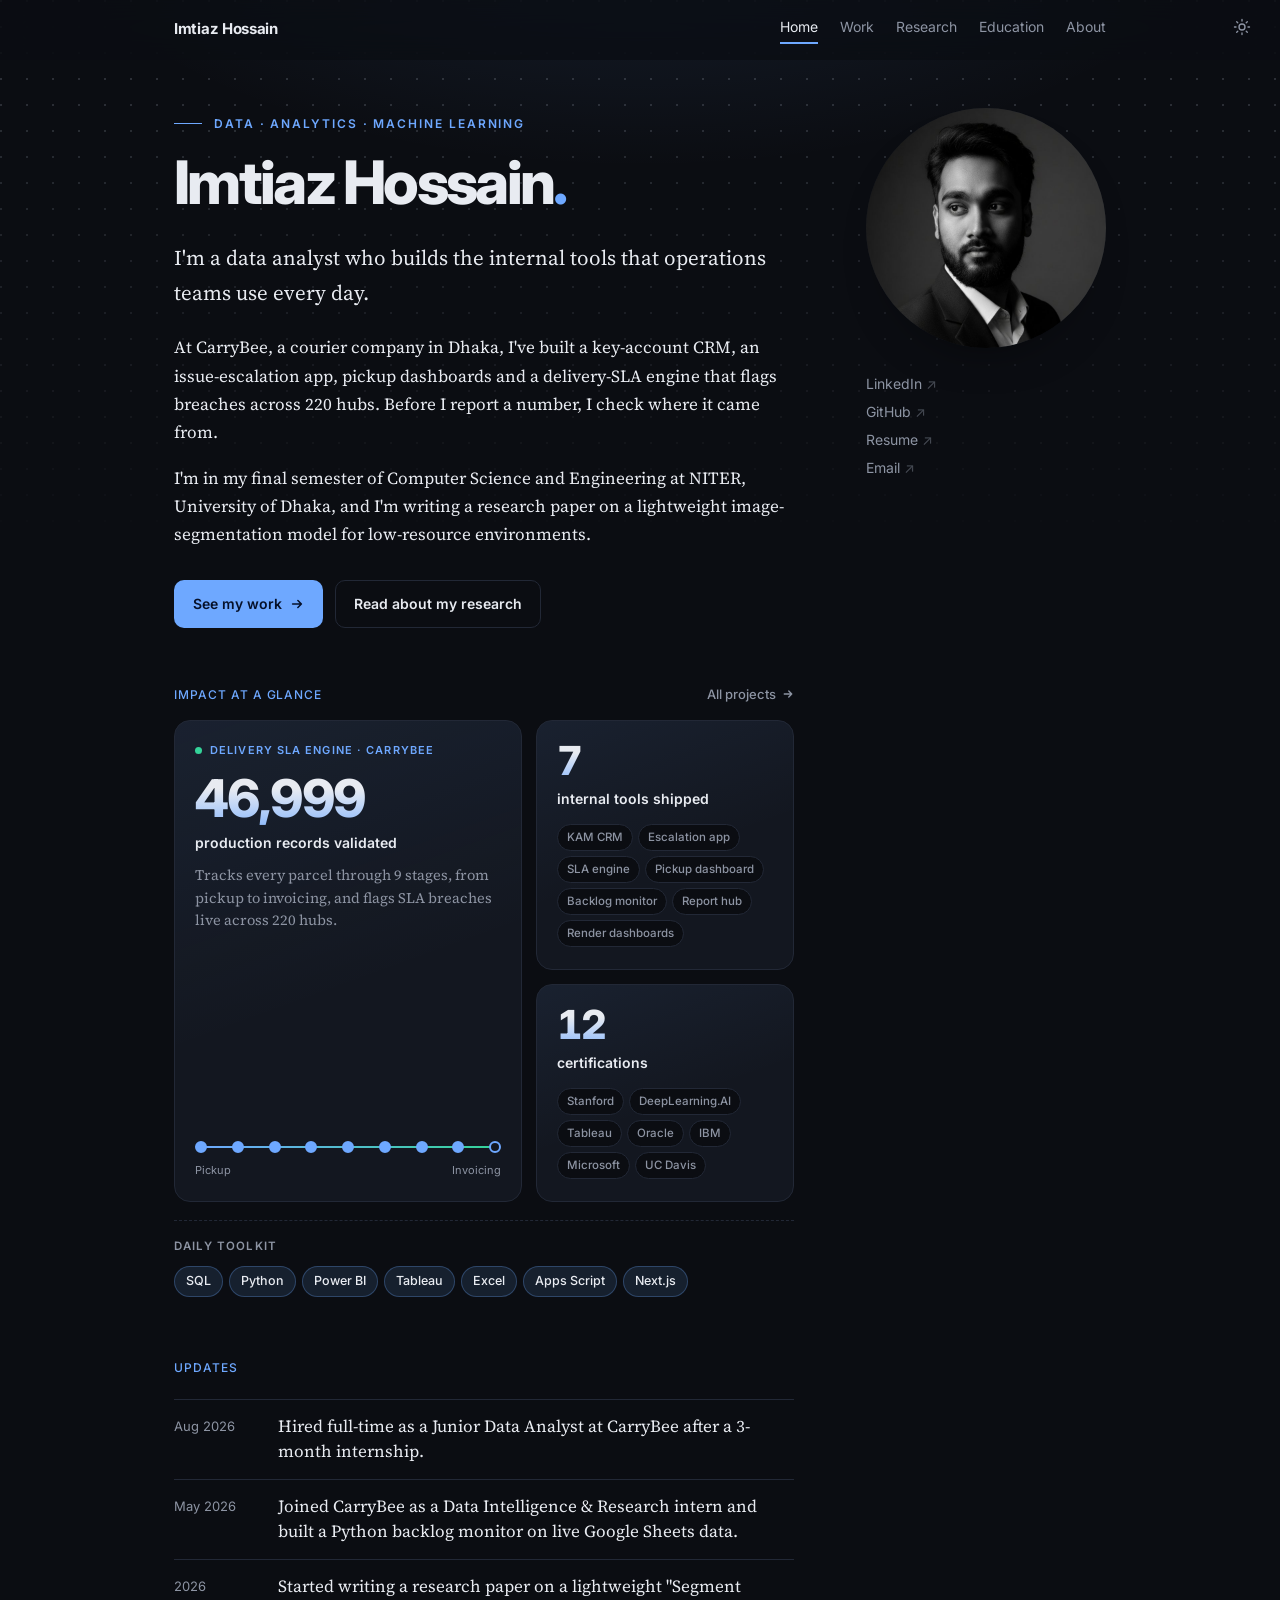
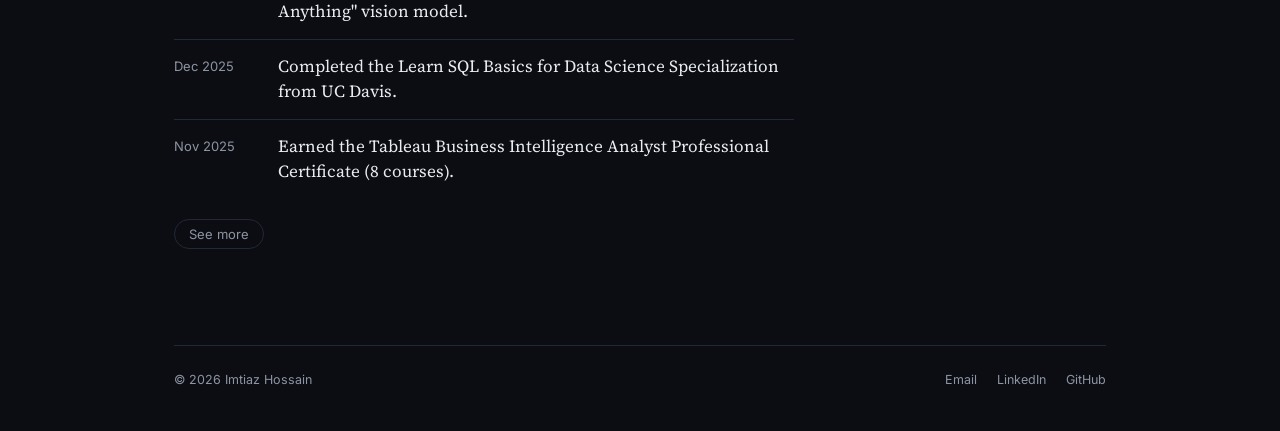
<file: index.html>
<!doctype html>
<html lang="en">
<head>
  <meta charset="utf-8">
  <meta name="viewport" content="width=device-width, initial-scale=1">
  <title>Imtiaz Hossain</title>
  <meta name="description" content="Imtiaz Hossain, data analyst in Dhaka. I build internal data tools, dashboards and SLA engines for courier operations.">
  <link rel="preconnect" href="https://fonts.googleapis.com">
  <link rel="preconnect" href="https://fonts.gstatic.com" crossorigin>
  <link href="https://fonts.googleapis.com/css2?family=Inter:wght@400;500;600;700;800&family=Source+Serif+4:ital,opsz,wght@0,8..60,400;0,8..60,600;1,8..60,400&display=swap" rel="stylesheet">
  <link rel="icon" href="assets/img/favicon.svg" type="image/svg+xml">
  <link rel="stylesheet" href="assets/css/style.css">
  <script>try{var t=localStorage.getItem('theme');if(t)document.documentElement.setAttribute('data-theme',t)}catch(e){}</script>
  <script>document.addEventListener('error',function(e){if(e.target.tagName==='IMG')e.target.classList.add('missing')},true)</script>
</head>
<body>
  <a class="skip" href="#main">Skip to content</a>

  <button class="theme-toggle" type="button" aria-label="Switch to light mode">
    <svg class="i-sun" viewBox="0 0 24 24" width="18" height="18" fill="none" stroke="currentColor" stroke-width="1.8" stroke-linecap="round" aria-hidden="true"><circle cx="12" cy="12" r="4"/><path d="M12 2v2M12 20v2M4.93 4.93l1.41 1.41M17.66 17.66l1.41 1.41M2 12h2M20 12h2M4.93 19.07l1.41-1.41M17.66 6.34l1.41-1.41"/></svg>
    <svg class="i-moon" viewBox="0 0 24 24" width="18" height="18" fill="none" stroke="currentColor" stroke-width="1.8" stroke-linecap="round" aria-hidden="true"><path d="M21 12.8A9 9 0 1 1 11.2 3a7 7 0 0 0 9.8 9.8z"/></svg>
  </button>

  <header class="site-header">
    <div class="site-header-inner">
      <a class="site-name" href="index.html">Imtiaz Hossain</a>
      <nav aria-label="Main">
        <div class="nav-links">
          <a href="index.html" aria-current="page">Home</a>
          <a href="work.html">Work</a>
          <a href="research.html">Research</a>
          <a href="education.html">Education</a>
          <a href="about.html">About</a>
        </div>
      </nav>
    </div>
  </header>

  <main id="main">
    <div class="home">

      <aside class="profile">
        <!-- Save your photo as assets/img/profile.jpg (square works best). Initials show until then. -->
        <div class="media profile-photo initials" data-label="IH">
          <img src="assets/img/profile.jpg" alt="Portrait of Imtiaz Hossain">
        </div>
        <ul class="profile-links">
          <li><a href="https://www.linkedin.com/in/imtiaz-hossain-02744a35b" target="_blank" rel="noopener">LinkedIn</a></li>
          <li><a href="https://github.com/imtiaz707" target="_blank" rel="noopener">GitHub</a></li>
          <li><a href="assets/Imtiaz_Hossain_CV.pdf" target="_blank" rel="noopener">Resume</a></li>
          <li><a href="mailto:epty9851@gmail.com">Email</a></li>
        </ul>
      </aside>

      <div>
        <p class="eyebrow">Data · Analytics · Machine learning</p>
        <h1 class="home-name">Imtiaz Hossain<span class="dot">.</span></h1>

        <div class="bio">
          <p>I'm a data analyst who builds the internal tools that operations teams use every day.</p>
          <p>At CarryBee, a courier company in Dhaka, I've built a key-account CRM, an issue-escalation app, pickup dashboards and a delivery-SLA engine that flags breaches across 220 hubs. Before I report a number, I check where it came from.</p>
          <p>I'm in my final semester of Computer Science and Engineering at NITER, University of Dhaka, and I'm writing a research paper on a lightweight image-segmentation model for low-resource environments.</p>
        </div>

        <div class="home-actions">
          <a class="btn btn-primary" href="work.html">See my work <svg viewBox="0 0 16 16" width="14" height="14" fill="none" stroke="currentColor" stroke-width="1.8" stroke-linecap="round" stroke-linejoin="round" aria-hidden="true"><path d="M3 8h10M9 4l4 4-4 4"/></svg></a>
          <a class="btn btn-ghost" href="research.html">Read about my research</a>
        </div>

        <section class="highlights" aria-labelledby="highlights-title">
          <div class="hl-head">
            <h2 class="section-label" id="highlights-title">Impact at a glance</h2>
            <a class="hl-more" href="work.html">All projects <svg viewBox="0 0 16 16" width="12" height="12" fill="none" stroke="currentColor" stroke-width="1.8" stroke-linecap="round" stroke-linejoin="round" aria-hidden="true"><path d="M3 8h10M9 4l4 4-4 4"/></svg></a>
          </div>

          <div class="bento">
            <!-- Featured card: the SLA engine -->
            <a class="bento-card bento-main" href="work.html">
              <span class="bento-kicker"><span class="live-dot"></span>Delivery SLA Engine · CarryBee</span>
              <span class="bento-num"><span data-count="47052">47,052</span></span>
              <span class="bento-title">production records validated</span>
              <span class="bento-text">Tracks every parcel through 9 stages, from pickup to invoicing, and flags SLA breaches live across 220 hubs.</span>
              <span class="pipeline" aria-hidden="true">
                <span></span><span></span><span></span><span></span><span></span><span></span><span></span><span></span><span></span>
              </span>
              <span class="pipeline-labels" aria-hidden="true"><span>Pickup</span><span>Invoicing</span></span>
            </a>

            <a class="bento-card" href="work.html">
              <span class="bento-num"><span data-count="7">7</span></span>
              <span class="bento-title">internal tools shipped</span>
              <span class="chips" aria-label="Tools built">
                <span>KAM CRM</span><span>Escalation app</span><span>SLA engine</span><span>Pickup dashboard</span><span>Backlog monitor</span><span>Report hub</span><span>Render dashboards</span>
              </span>
            </a>

            <a class="bento-card" href="education.html">
              <span class="bento-num"><span data-count="12">12</span></span>
              <span class="bento-title">certifications</span>
              <span class="chips" aria-label="Issuers">
                <span>Stanford</span><span>DeepLearning.AI</span><span>Tableau</span><span>Oracle</span><span>IBM</span><span>Microsoft</span><span>UC Davis</span>
              </span>
            </a>
          </div>

          <div class="stack">
            <span class="stack-label">Daily toolkit</span>
            <ul>
              <li>SQL</li><li>Python</li><li>Power BI</li><li>Tableau</li><li>Excel</li><li>Apps Script</li><li>Next.js</li>
            </ul>
          </div>
        </section>

        <section class="updates" aria-labelledby="updates-title">
          <h2 class="section-label" id="updates-title">Updates</h2>
          <!-- Newest first. Add new entries at the top. Only the latest 5 show; the rest appear under "See more". -->
          <ul>
            <li><time datetime="2026-08">Aug 2026</time><span>Hired full-time as a Junior Data Analyst at CarryBee after a 3-month internship.</span></li>
            <li><time datetime="2026-05">May 2026</time><span>Joined CarryBee as a Data Intelligence &amp; Research intern and built a Python backlog monitor on live Google Sheets data.</span></li>
            <li><time datetime="2026">2026</time><span>Started writing a research paper on a lightweight "Segment Anything" vision model.</span></li>
            <li><time datetime="2025-12">Dec 2025</time><span>Completed the Learn SQL Basics for Data Science Specialization from UC Davis.</span></li>
            <li><time datetime="2025-11">Nov 2025</time><span>Earned the Tableau Business Intelligence Analyst Professional Certificate (8 courses).</span></li>
            <li><time datetime="2025-10">Oct 2025</time><span>Completed the Machine Learning Specialization by DeepLearning.AI and Stanford.</span></li>
            <li><time datetime="2025-07">Jul 2025</time><span>Became an Oracle Cloud Infrastructure 2025 Certified AI Foundations Associate.</span></li>
            <li><time datetime="2022">2022</time><span>Started my B.Sc. in Computer Science and Engineering at NITER, University of Dhaka.</span></li>
            <li><time datetime="2020">2020</time><span>Completed my HSC at Uttara Model College with GPA 5.00.</span></li>
            <li><time datetime="2018">2018</time><span>Completed my SSC at Feni Govt. Pilot High School with GPA 4.94.</span></li>
          </ul>
          <button class="pill-btn updates-more" type="button" aria-expanded="false" hidden>See more</button>
        </section>
      </div>

    </div>
  </main>

  <footer class="site-footer">
    <span>&copy; <span data-year>2026</span> Imtiaz Hossain</span>
    <nav class="footer-links" aria-label="Contact">
      <a href="mailto:epty9851@gmail.com">Email</a>
      <a href="https://www.linkedin.com/in/imtiaz-hossain-02744a35b" target="_blank" rel="noopener">LinkedIn</a>
      <a href="https://github.com/imtiaz707" target="_blank" rel="noopener">GitHub</a>
    </nav>
  </footer>

  <script src="assets/js/main.js"></script>
</body>
</html>
</file>
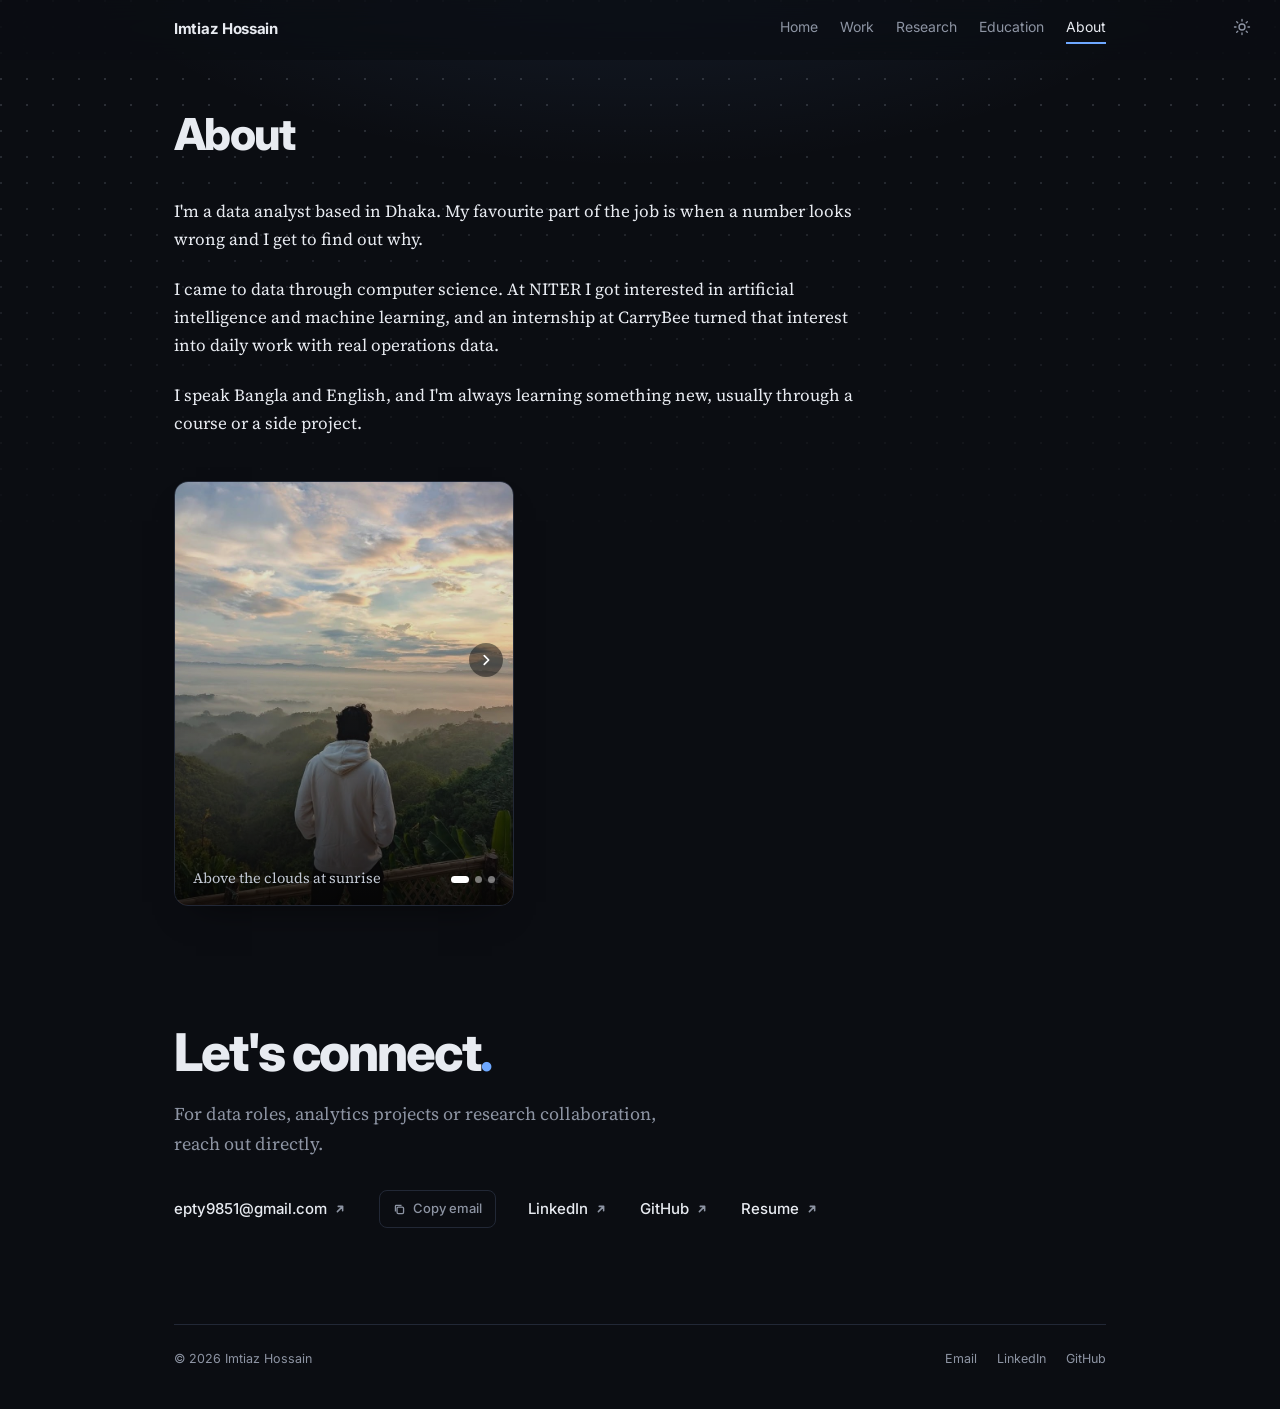
<file: about.html>
<!doctype html>
<html lang="en">
<head>
  <meta charset="utf-8">
  <meta name="viewport" content="width=device-width, initial-scale=1">
  <title>About · Imtiaz Hossain</title>
  <meta name="description" content="About Imtiaz Hossain, and how to get in touch.">
  <link rel="preconnect" href="https://fonts.googleapis.com">
  <link rel="preconnect" href="https://fonts.gstatic.com" crossorigin>
  <link href="https://fonts.googleapis.com/css2?family=Inter:wght@400;500;600;700;800&family=Source+Serif+4:ital,opsz,wght@0,8..60,400;0,8..60,600;1,8..60,400&display=swap" rel="stylesheet">
  <link rel="icon" href="assets/img/favicon.svg" type="image/svg+xml">
  <link rel="stylesheet" href="assets/css/style.css">
  <script>try{var t=localStorage.getItem('theme');if(t)document.documentElement.setAttribute('data-theme',t)}catch(e){}</script>
  <script>document.addEventListener('error',function(e){if(e.target.tagName==='IMG')e.target.classList.add('missing')},true)</script>
</head>
<body>
  <a class="skip" href="#main">Skip to content</a>

  <button class="theme-toggle" type="button" aria-label="Switch to light mode">
    <svg class="i-sun" viewBox="0 0 24 24" width="18" height="18" fill="none" stroke="currentColor" stroke-width="1.8" stroke-linecap="round" aria-hidden="true"><circle cx="12" cy="12" r="4"/><path d="M12 2v2M12 20v2M4.93 4.93l1.41 1.41M17.66 17.66l1.41 1.41M2 12h2M20 12h2M4.93 19.07l1.41-1.41M17.66 6.34l1.41-1.41"/></svg>
    <svg class="i-moon" viewBox="0 0 24 24" width="18" height="18" fill="none" stroke="currentColor" stroke-width="1.8" stroke-linecap="round" aria-hidden="true"><path d="M21 12.8A9 9 0 1 1 11.2 3a7 7 0 0 0 9.8 9.8z"/></svg>
  </button>

  <header class="site-header">
    <div class="site-header-inner">
      <a class="site-name" href="index.html">Imtiaz Hossain</a>
      <nav aria-label="Main">
        <div class="nav-links">
          <a href="index.html">Home</a>
          <a href="work.html">Work</a>
          <a href="research.html">Research</a>
          <a href="education.html">Education</a>
          <a href="about.html" aria-current="page">About</a>
        </div>
      </nav>
    </div>
  </header>

  <main id="main">
    <div class="page about">
      <h1 class="page-title">About</h1>
      <!-- These paragraphs are a draft. Make them sound like you: add hobbies, places, books, anything outside work. -->
      <p>I'm a data analyst based in Dhaka. My favourite part of the job is when a number looks wrong and I get to find out why.</p>
      <p>I came to data through computer science. At NITER I got interested in artificial intelligence and machine learning, and an internship at CarryBee turned that interest into daily work with real operations data.</p>
      <p>I speak Bangla and English, and I'm always learning something new, usually through a course or a side project.</p>

      <!-- Photo slider: save photos as about-1.jpg, about-2.jpg, about-3.jpg in assets/img/about/ and edit each caption.
           The slider stays hidden until at least one photo exists. Delete a <figure> to remove a slide. -->
      <div class="photo-slider about-slider" data-slider data-autoplay="3500">
        <div class="slides">
          <figure class="slide">
            <div class="media"><img src="assets/img/about/about-1.jpg" alt="Imtiaz looking out over misty green hills at sunrise"></div>
            <figcaption>Above the clouds at sunrise</figcaption>
          </figure>
          <figure class="slide">
            <div class="media"><img src="assets/img/about/about-2.jpg" alt="Imtiaz watching the sun set over the hills"></div>
            <figcaption>Sunset over the hills</figcaption>
          </figure>
          <figure class="slide">
            <div class="media"><img src="assets/img/about/about-3.jpg" alt="Imtiaz standing on a wide, quiet beach"></div>
            <figcaption>A quiet morning on the beach</figcaption>
          </figure>
        </div>
        <button class="slide-btn prev" type="button" aria-label="Previous photo"><svg viewBox="0 0 16 16" width="14" height="14" fill="none" stroke="currentColor" stroke-width="2" stroke-linecap="round" stroke-linejoin="round" aria-hidden="true"><path d="M10 3L5 8l5 5"/></svg></button>
        <button class="slide-btn next" type="button" aria-label="Next photo"><svg viewBox="0 0 16 16" width="14" height="14" fill="none" stroke="currentColor" stroke-width="2" stroke-linecap="round" stroke-linejoin="round" aria-hidden="true"><path d="M6 3l5 5-5 5"/></svg></button>
        <div class="slide-dots"></div>
      </div>

      <!-- ===== Let's connect ===== -->
      <section class="connect" aria-labelledby="connect-title">
        <h2 id="connect-title">Let's connect<span class="dot">.</span></h2>
        <p class="connect-lede">For data roles, analytics projects or research collaboration, reach out directly.</p>
        <div class="connect-links">
          <a class="connect-link" href="mailto:epty9851@gmail.com">epty9851@gmail.com <svg viewBox="0 0 16 16" width="14" height="14" fill="none" stroke="currentColor" stroke-width="1.8" stroke-linecap="round" stroke-linejoin="round" aria-hidden="true"><path d="M5 11L11 5M6 5h5v5"/></svg></a>
          <button class="copy-email" type="button" data-email="epty9851@gmail.com"><svg viewBox="0 0 16 16" width="13" height="13" fill="none" stroke="currentColor" stroke-width="1.6" stroke-linejoin="round" aria-hidden="true"><rect x="5" y="5" width="8" height="8" rx="1.5"/><path d="M3 10.5V4a1 1 0 0 1 1-1h6.5"/></svg><span>Copy email</span></button>
          <a class="connect-link" href="https://www.linkedin.com/in/imtiaz-hossain-02744a35b" target="_blank" rel="noopener">LinkedIn <svg viewBox="0 0 16 16" width="14" height="14" fill="none" stroke="currentColor" stroke-width="1.8" stroke-linecap="round" stroke-linejoin="round" aria-hidden="true"><path d="M5 11L11 5M6 5h5v5"/></svg></a>
          <a class="connect-link" href="https://github.com/imtiaz707" target="_blank" rel="noopener">GitHub <svg viewBox="0 0 16 16" width="14" height="14" fill="none" stroke="currentColor" stroke-width="1.8" stroke-linecap="round" stroke-linejoin="round" aria-hidden="true"><path d="M5 11L11 5M6 5h5v5"/></svg></a>
          <a class="connect-link" href="assets/Imtiaz_Hossain_CV.pdf" target="_blank" rel="noopener">Resume <svg viewBox="0 0 16 16" width="14" height="14" fill="none" stroke="currentColor" stroke-width="1.8" stroke-linecap="round" stroke-linejoin="round" aria-hidden="true"><path d="M5 11L11 5M6 5h5v5"/></svg></a>
        </div>
      </section>
    </div>
  </main>

  <footer class="site-footer">
    <span>&copy; <span data-year>2026</span> Imtiaz Hossain</span>
    <nav class="footer-links" aria-label="Contact">
      <a href="mailto:epty9851@gmail.com">Email</a>
      <a href="https://www.linkedin.com/in/imtiaz-hossain-02744a35b" target="_blank" rel="noopener">LinkedIn</a>
      <a href="https://github.com/imtiaz707" target="_blank" rel="noopener">GitHub</a>
    </nav>
  </footer>

  <script src="assets/js/main.js"></script>
</body>
</html>
</file>
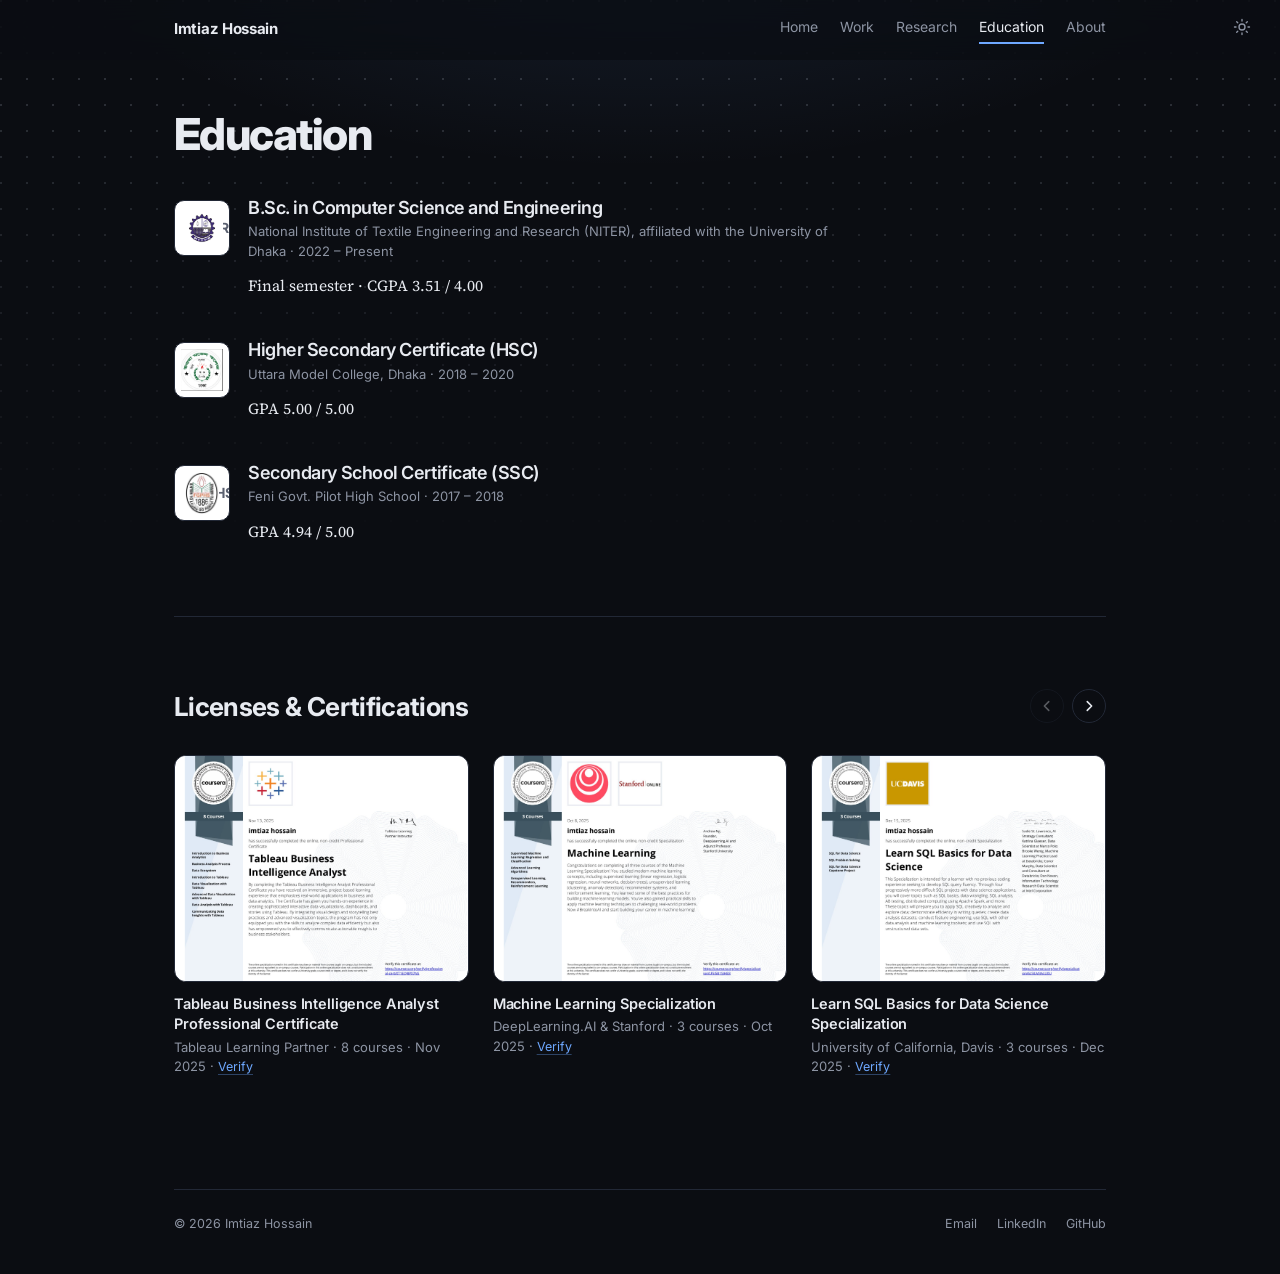
<file: education.html>
<!doctype html>
<html lang="en">
<head>
  <meta charset="utf-8">
  <meta name="viewport" content="width=device-width, initial-scale=1">
  <title>Education · Imtiaz Hossain</title>
  <meta name="description" content="Education and certifications of Imtiaz Hossain.">
  <link rel="preconnect" href="https://fonts.googleapis.com">
  <link rel="preconnect" href="https://fonts.gstatic.com" crossorigin>
  <link href="https://fonts.googleapis.com/css2?family=Inter:wght@400;500;600;700;800&family=Source+Serif+4:ital,opsz,wght@0,8..60,400;0,8..60,600;1,8..60,400&display=swap" rel="stylesheet">
  <link rel="icon" href="assets/img/favicon.svg" type="image/svg+xml">
  <link rel="stylesheet" href="assets/css/style.css">
  <script>try{var t=localStorage.getItem('theme');if(t)document.documentElement.setAttribute('data-theme',t)}catch(e){}</script>
  <script>document.addEventListener('error',function(e){if(e.target.tagName==='IMG')e.target.classList.add('missing')},true)</script>
</head>
<body>
  <a class="skip" href="#main">Skip to content</a>

  <button class="theme-toggle" type="button" aria-label="Switch to light mode">
    <svg class="i-sun" viewBox="0 0 24 24" width="18" height="18" fill="none" stroke="currentColor" stroke-width="1.8" stroke-linecap="round" aria-hidden="true"><circle cx="12" cy="12" r="4"/><path d="M12 2v2M12 20v2M4.93 4.93l1.41 1.41M17.66 17.66l1.41 1.41M2 12h2M20 12h2M4.93 19.07l1.41-1.41M17.66 6.34l1.41-1.41"/></svg>
    <svg class="i-moon" viewBox="0 0 24 24" width="18" height="18" fill="none" stroke="currentColor" stroke-width="1.8" stroke-linecap="round" aria-hidden="true"><path d="M21 12.8A9 9 0 1 1 11.2 3a7 7 0 0 0 9.8 9.8z"/></svg>
  </button>

  <header class="site-header">
    <div class="site-header-inner">
      <a class="site-name" href="index.html">Imtiaz Hossain</a>
      <nav aria-label="Main">
        <div class="nav-links">
          <a href="index.html">Home</a>
          <a href="work.html">Work</a>
          <a href="research.html">Research</a>
          <a href="education.html" aria-current="page">Education</a>
          <a href="about.html">About</a>
        </div>
      </nav>
    </div>
  </header>

  <main id="main">
    <div class="page">
      <h1 class="page-title">Education</h1>

      <!-- ===== Institutions ===== Logos go in assets/img/education/ with the file names below. -->
      <section class="institutions">
        <div class="org">
          <div class="media org-logo" data-label="NITER"><img src="assets/img/education/niter-logo.png" alt="NITER logo"></div>
          <div>
            <h3>B.Sc. in Computer Science and Engineering</h3>
            <p class="meta">National Institute of Textile Engineering and Research (NITER), affiliated with the University of Dhaka · 2022 – Present</p>
            <p class="org-detail">Final semester · CGPA 3.51 / 4.00</p>
          </div>
        </div>
        <div class="org">
          <div class="media org-logo" data-label="UMC"><img src="assets/img/education/uttara-logo.png" alt="Uttara Model College logo"></div>
          <div>
            <h3>Higher Secondary Certificate (HSC)</h3>
            <p class="meta">Uttara Model College, Dhaka · 2018 – 2020</p>
            <p class="org-detail">GPA 5.00 / 5.00</p>
          </div>
        </div>
        <div class="org">
          <div class="media org-logo" data-label="FGPHS"><img src="assets/img/education/feni-logo.png" alt="Feni Govt. Pilot High School logo"></div>
          <div>
            <h3>Secondary School Certificate (SSC)</h3>
            <p class="meta">Feni Govt. Pilot High School · 2017 – 2018</p>
            <p class="org-detail">GPA 4.94 / 5.00</p>
          </div>
        </div>
      </section>

      <hr class="rule">

      <!-- ===== Certifications =====
           Save each certificate image in assets/img/certificates/ with the file name below. Clicking opens it full size.
           To add a "Verify" link, add <a href="CERT_URL" target="_blank" rel="noopener">Verify</a> after the issuer. -->
      <section class="education-certs" aria-labelledby="certs">
        <div class="section-head">
          <h2 id="certs">Licenses &amp; Certifications</h2>
          <div class="carousel-controls">
            <button class="carousel-btn" type="button" data-dir="-1" aria-label="Previous certificates"><svg viewBox="0 0 16 16" width="14" height="14" fill="none" stroke="currentColor" stroke-width="1.8" stroke-linecap="round" stroke-linejoin="round" aria-hidden="true"><path d="M10 3L5 8l5 5"/></svg></button>
            <button class="carousel-btn" type="button" data-dir="1" aria-label="Next certificates"><svg viewBox="0 0 16 16" width="14" height="14" fill="none" stroke="currentColor" stroke-width="1.8" stroke-linecap="round" stroke-linejoin="round" aria-hidden="true"><path d="M6 3l5 5-5 5"/></svg></button>
          </div>
        </div>

        <div class="carousel" data-autoplay="3000" tabindex="0" aria-label="Certificates">
          <figure class="cert">
            <a class="media" data-label="Certificate image" href="assets/img/certificates/tableau-bi-analyst.jpg" target="_blank" rel="noopener"><img src="assets/img/certificates/tableau-bi-analyst.jpg" alt="Tableau Business Intelligence Analyst Professional Certificate" loading="lazy"></a>
            <figcaption><strong>Tableau Business Intelligence Analyst Professional Certificate</strong><span class="meta">Tableau Learning Partner · 8 courses · Nov 2025 · <a href="https://coursera.org/verify/professional-cert/XT1EOJ8PX7NS" target="_blank" rel="noopener">Verify</a></span></figcaption>
          </figure>
          <figure class="cert">
            <a class="media" data-label="Certificate image" href="assets/img/certificates/ml-specialization.jpg" target="_blank" rel="noopener"><img src="assets/img/certificates/ml-specialization.jpg" alt="Machine Learning Specialization certificate" loading="lazy"></a>
            <figcaption><strong>Machine Learning Specialization</strong><span class="meta">DeepLearning.AI &amp; Stanford · 3 courses · Oct 2025 · <a href="https://coursera.org/verify/specialization/LF5I5B15IHB3" target="_blank" rel="noopener">Verify</a></span></figcaption>
          </figure>
          <figure class="cert">
            <a class="media" data-label="Certificate image" href="assets/img/certificates/sql-specialization.jpg" target="_blank" rel="noopener"><img src="assets/img/certificates/sql-specialization.jpg" alt="Learn SQL Basics for Data Science Specialization certificate" loading="lazy"></a>
            <figcaption><strong>Learn SQL Basics for Data Science Specialization</strong><span class="meta">University of California, Davis · 3 courses · Dec 2025 · <a href="https://coursera.org/verify/specialization/6L5ILM3ALU0U" target="_blank" rel="noopener">Verify</a></span></figcaption>
          </figure>
          <figure class="cert">
            <a class="media" data-label="Certificate image" href="assets/img/certificates/oracle-oci-ai-foundations.jpg" target="_blank" rel="noopener"><img src="assets/img/certificates/oracle-oci-ai-foundations.jpg" alt="Oracle Cloud Infrastructure 2025 Certified AI Foundations Associate certificate" loading="lazy"></a>
            <figcaption><strong>OCI 2025 Certified AI Foundations Associate</strong><span class="meta">Oracle · Jul 2025</span></figcaption>
          </figure>
          <figure class="cert">
            <a class="media" data-label="Certificate image" href="assets/img/certificates/power-bi.jpg" target="_blank" rel="noopener"><img src="assets/img/certificates/power-bi.jpg" alt="Microsoft Power BI course certificate" loading="lazy"></a>
            <figcaption><strong>Microsoft Power BI</strong><span class="meta">Skill Course · Dec 2025</span></figcaption>
          </figure>
          <figure class="cert">
            <a class="media" data-label="Certificate image" href="assets/img/certificates/statistics-clustering-python.jpg" target="_blank" rel="noopener"><img src="assets/img/certificates/statistics-clustering-python.jpg" alt="Statistics and Clustering in Python certificate" loading="lazy"></a>
            <figcaption><strong>Statistics and Clustering in Python</strong><span class="meta">University of London &amp; IBM · Aug 2025 · <a href="https://coursera.org/verify/GVVZ4VF076K6" target="_blank" rel="noopener">Verify</a></span></figcaption>
          </figure>
          <figure class="cert">
            <a class="media" data-label="Certificate image" href="assets/img/certificates/python-data-science-ai.jpg" target="_blank" rel="noopener"><img src="assets/img/certificates/python-data-science-ai.jpg" alt="Python for Data Science, AI and Development certificate" loading="lazy"></a>
            <figcaption><strong>Python for Data Science, AI &amp; Development</strong><span class="meta">IBM · Jul 2025 · <a href="https://coursera.org/verify/Q2M7GJR7CSLI" target="_blank" rel="noopener">Verify</a></span></figcaption>
          </figure>
          <figure class="cert">
            <a class="media" data-label="Certificate image" href="assets/img/certificates/excel-data-prep.jpg" target="_blank" rel="noopener"><img src="assets/img/certificates/excel-data-prep.jpg" alt="Preparing Data for Analysis with Microsoft Excel certificate" loading="lazy"></a>
            <figcaption><strong>Preparing Data for Analysis with Microsoft Excel</strong><span class="meta">Microsoft · Dec 2025 · <a href="https://coursera.org/verify/F8FAHB8FNAY1" target="_blank" rel="noopener">Verify</a></span></figcaption>
          </figure>
          <figure class="cert">
            <a class="media" data-label="Certificate image" href="assets/img/certificates/tools-for-data-science.jpg" target="_blank" rel="noopener"><img src="assets/img/certificates/tools-for-data-science.jpg" alt="Tools for Data Science certificate" loading="lazy"></a>
            <figcaption><strong>Tools for Data Science</strong><span class="meta">IBM · Jul 2025 · <a href="https://coursera.org/verify/BU51FBRARAPS" target="_blank" rel="noopener">Verify</a></span></figcaption>
          </figure>
          <figure class="cert">
            <a class="media" data-label="Certificate image" href="assets/img/certificates/what-is-data-science.jpg" target="_blank" rel="noopener"><img src="assets/img/certificates/what-is-data-science.jpg" alt="What is Data Science? certificate" loading="lazy"></a>
            <figcaption><strong>What is Data Science?</strong><span class="meta">IBM · Jul 2025 · <a href="https://coursera.org/verify/H2ZNXX02MAZO" target="_blank" rel="noopener">Verify</a></span></figcaption>
          </figure>
          <figure class="cert">
            <a class="media" data-label="Certificate image" href="assets/img/certificates/data-science-profession.jpg" target="_blank" rel="noopener"><img src="assets/img/certificates/data-science-profession.jpg" alt="The Data Science Profession – Student View certificate" loading="lazy"></a>
            <figcaption><strong>The Data Science Profession – Student View</strong><span class="meta">University of London · Jul 2025 · <a href="https://coursera.org/verify/KMDSAB9EME7J" target="_blank" rel="noopener">Verify</a></span></figcaption>
          </figure>
          <figure class="cert">
            <a class="media" data-label="Certificate image" href="assets/img/certificates/problems-algorithms-flowcharts.jpg" target="_blank" rel="noopener"><img src="assets/img/certificates/problems-algorithms-flowcharts.jpg" alt="Problems, Algorithms and Flowcharts certificate" loading="lazy"></a>
            <figcaption><strong>Problems, Algorithms and Flowcharts</strong><span class="meta">University of London · Jul 2025 · <a href="https://coursera.org/verify/PQNNN6LRSSFT" target="_blank" rel="noopener">Verify</a></span></figcaption>
          </figure>
        </div>
      </section>
    </div>
  </main>

  <footer class="site-footer">
    <span>&copy; <span data-year>2026</span> Imtiaz Hossain</span>
    <nav class="footer-links" aria-label="Contact">
      <a href="mailto:epty9851@gmail.com">Email</a>
      <a href="https://www.linkedin.com/in/imtiaz-hossain-02744a35b" target="_blank" rel="noopener">LinkedIn</a>
      <a href="https://github.com/imtiaz707" target="_blank" rel="noopener">GitHub</a>
    </nav>
  </footer>

  <script src="assets/js/main.js"></script>
</body>
</html>
</file>
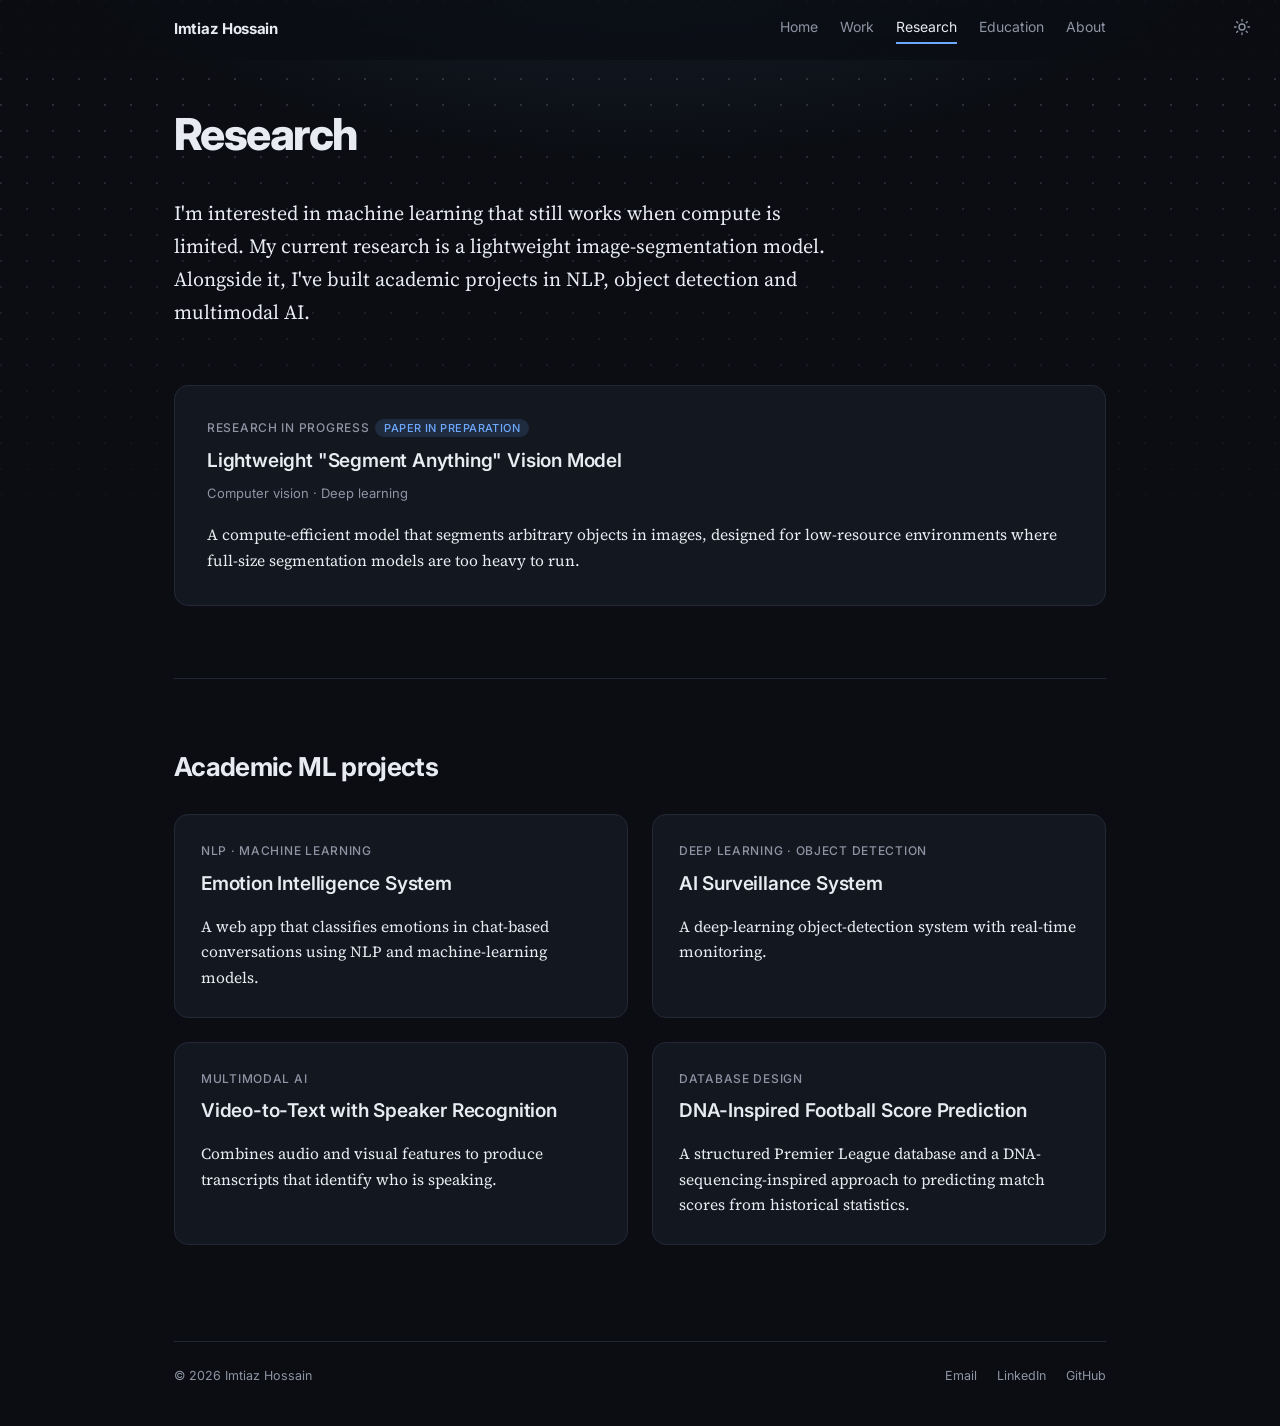
<file: research.html>
<!doctype html>
<html lang="en">
<head>
  <meta charset="utf-8">
  <meta name="viewport" content="width=device-width, initial-scale=1">
  <title>Research · Imtiaz Hossain</title>
  <meta name="description" content="Research and machine-learning projects by Imtiaz Hossain.">
  <link rel="preconnect" href="https://fonts.googleapis.com">
  <link rel="preconnect" href="https://fonts.gstatic.com" crossorigin>
  <link href="https://fonts.googleapis.com/css2?family=Inter:wght@400;500;600;700;800&family=Source+Serif+4:ital,opsz,wght@0,8..60,400;0,8..60,600;1,8..60,400&display=swap" rel="stylesheet">
  <link rel="icon" href="assets/img/favicon.svg" type="image/svg+xml">
  <link rel="stylesheet" href="assets/css/style.css">
  <script>try{var t=localStorage.getItem('theme');if(t)document.documentElement.setAttribute('data-theme',t)}catch(e){}</script>
  <script>document.addEventListener('error',function(e){if(e.target.tagName==='IMG')e.target.classList.add('missing')},true)</script>
</head>
<body>
  <a class="skip" href="#main">Skip to content</a>

  <button class="theme-toggle" type="button" aria-label="Switch to light mode">
    <svg class="i-sun" viewBox="0 0 24 24" width="18" height="18" fill="none" stroke="currentColor" stroke-width="1.8" stroke-linecap="round" aria-hidden="true"><circle cx="12" cy="12" r="4"/><path d="M12 2v2M12 20v2M4.93 4.93l1.41 1.41M17.66 17.66l1.41 1.41M2 12h2M20 12h2M4.93 19.07l1.41-1.41M17.66 6.34l1.41-1.41"/></svg>
    <svg class="i-moon" viewBox="0 0 24 24" width="18" height="18" fill="none" stroke="currentColor" stroke-width="1.8" stroke-linecap="round" aria-hidden="true"><path d="M21 12.8A9 9 0 1 1 11.2 3a7 7 0 0 0 9.8 9.8z"/></svg>
  </button>

  <header class="site-header">
    <div class="site-header-inner">
      <a class="site-name" href="index.html">Imtiaz Hossain</a>
      <nav aria-label="Main">
        <div class="nav-links">
          <a href="index.html">Home</a>
          <a href="work.html">Work</a>
          <a href="research.html" aria-current="page">Research</a>
          <a href="education.html">Education</a>
          <a href="about.html">About</a>
        </div>
      </nav>
    </div>
  </header>

  <main id="main">
    <div class="page">
      <h1 class="page-title">Research</h1>
      <p class="lede">I'm interested in machine learning that still works when compute is limited. My current research is a lightweight image-segmentation model. Alongside it, I've built academic projects in NLP, object detection and multimodal AI.</p>

      <div class="papers">
        <!-- To add a figure later: save it as assets/img/research/segmentation.jpg, remove "no-fig" below,
             and paste this after the closing </div> of paper-text:
             <figure class="paper-fig"><div class="media"><img src="assets/img/research/segmentation.jpg" alt="Sample segmentation output"></div><figcaption>Sample output from the model.</figcaption></figure> -->
        <article class="paper no-fig">
          <div class="paper-text">
            <p class="paper-type">Research in progress<span class="tag">Paper in preparation</span></p>
            <h3>Lightweight "Segment Anything" Vision Model</h3>
            <p class="meta">Computer vision · Deep learning</p>
            <div class="paper-desc">
              <p>A compute-efficient model that segments arbitrary objects in images, designed for low-resource environments where full-size segmentation models are too heavy to run.</p>
            </div>
          </div>
        </article>
      </div>

      <hr class="rule">

      <section aria-labelledby="ml-projects">
        <div class="section-head">
          <h2 id="ml-projects">Academic ML projects</h2>
        </div>
        <div class="ml-grid">
          <article class="paper no-fig">
            <div>
              <p class="paper-type">NLP · Machine learning</p>
              <h3>Emotion Intelligence System</h3>
              <div class="paper-desc"><p>A web app that classifies emotions in chat-based conversations using NLP and machine-learning models.</p></div>
            </div>
          </article>
          <article class="paper no-fig">
            <div>
              <p class="paper-type">Deep learning · Object detection</p>
              <h3>AI Surveillance System</h3>
              <div class="paper-desc"><p>A deep-learning object-detection system with real-time monitoring.</p></div>
            </div>
          </article>
          <article class="paper no-fig">
            <div>
              <p class="paper-type">Multimodal AI</p>
              <h3>Video-to-Text with Speaker Recognition</h3>
              <div class="paper-desc"><p>Combines audio and visual features to produce transcripts that identify who is speaking.</p></div>
            </div>
          </article>
          <article class="paper no-fig">
            <div>
              <p class="paper-type">Database design</p>
              <h3>DNA-Inspired Football Score Prediction</h3>
              <div class="paper-desc"><p>A structured Premier League database and a DNA-sequencing-inspired approach to predicting match scores from historical statistics.</p></div>
            </div>
          </article>
        </div>
      </section>
    </div>
  </main>

  <footer class="site-footer">
    <span>&copy; <span data-year>2026</span> Imtiaz Hossain</span>
    <nav class="footer-links" aria-label="Contact">
      <a href="mailto:epty9851@gmail.com">Email</a>
      <a href="https://www.linkedin.com/in/imtiaz-hossain-02744a35b" target="_blank" rel="noopener">LinkedIn</a>
      <a href="https://github.com/imtiaz707" target="_blank" rel="noopener">GitHub</a>
    </nav>
  </footer>

  <script src="assets/js/main.js"></script>
</body>
</html>
</file>
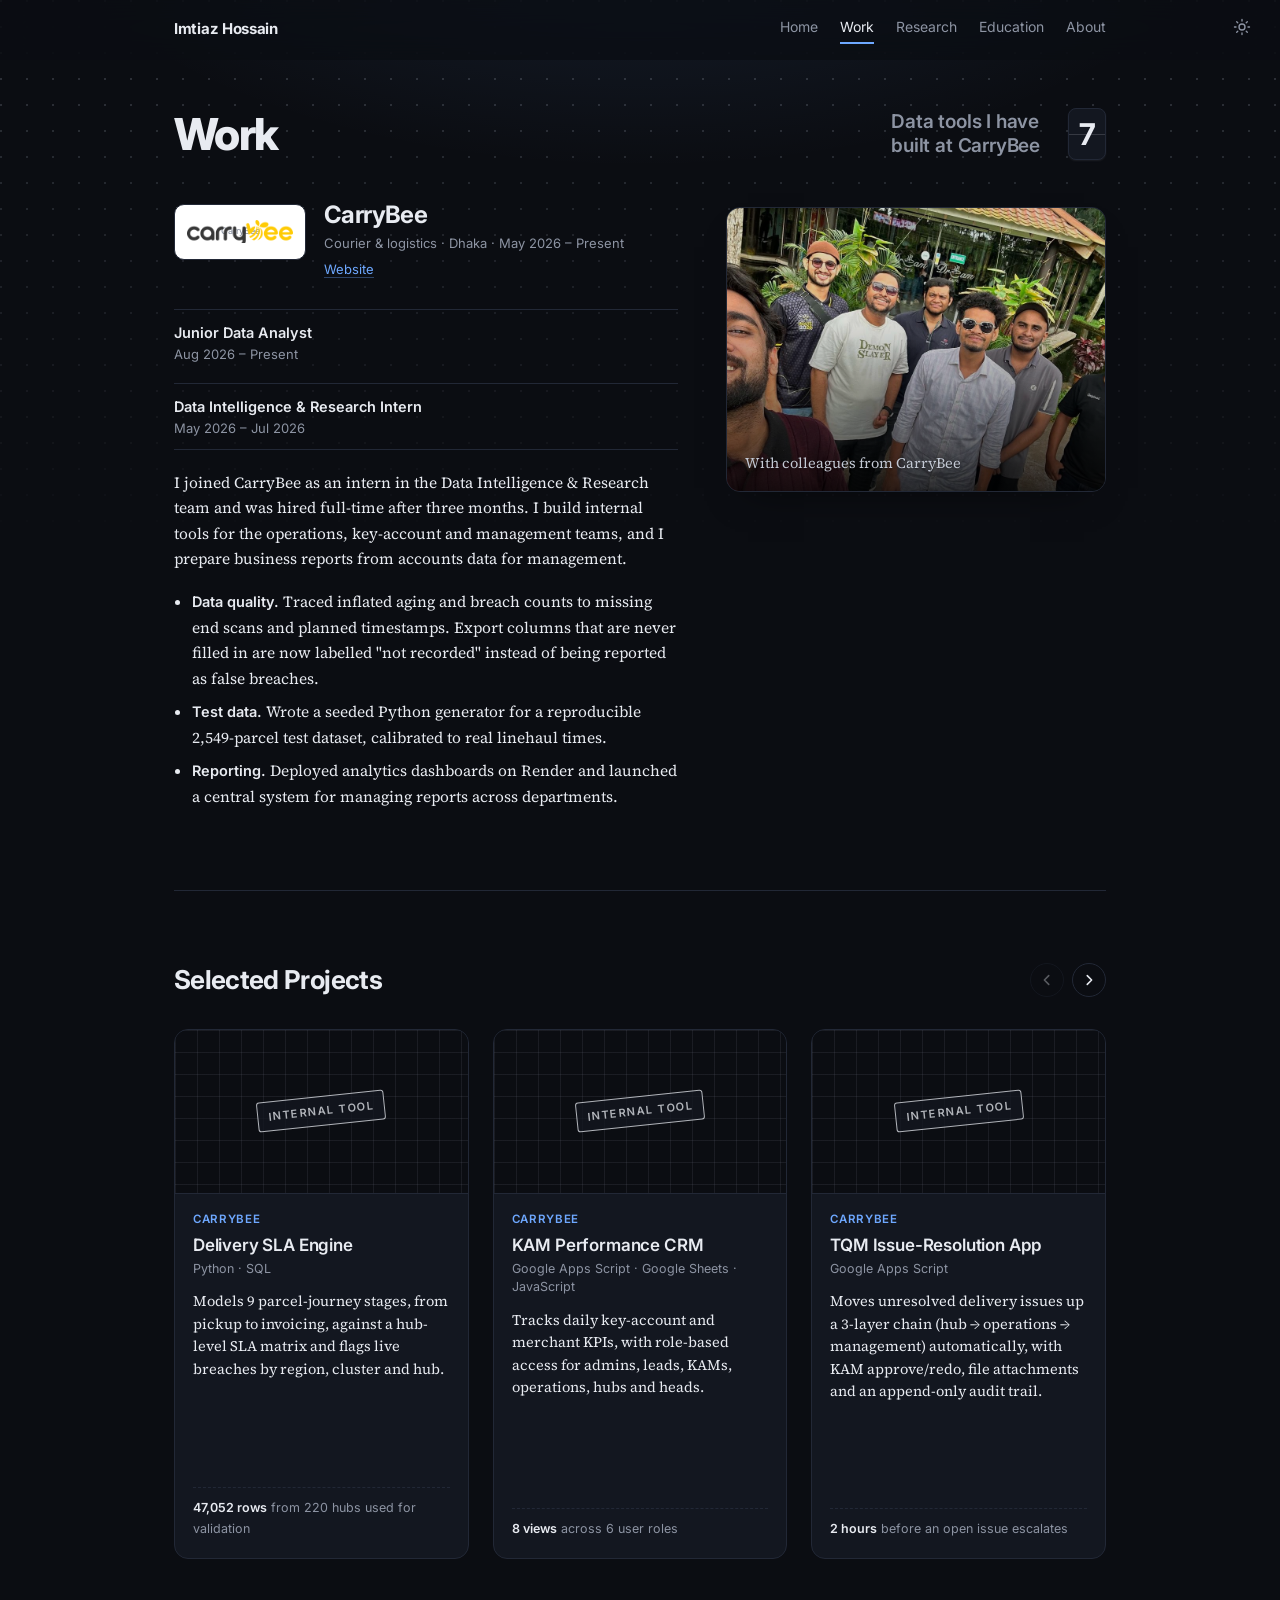
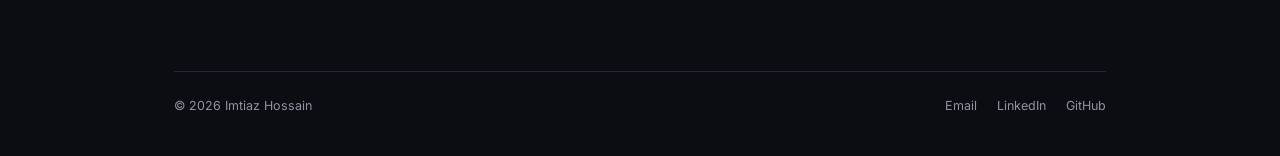
<file: work.html>
<!doctype html>
<html lang="en">
<head>
  <meta charset="utf-8">
  <meta name="viewport" content="width=device-width, initial-scale=1">
  <title>Work · Imtiaz Hossain</title>
  <meta name="description" content="Data tools, dashboards and analytics projects by Imtiaz Hossain.">
  <link rel="preconnect" href="https://fonts.googleapis.com">
  <link rel="preconnect" href="https://fonts.gstatic.com" crossorigin>
  <link href="https://fonts.googleapis.com/css2?family=Inter:wght@400;500;600;700;800&family=Source+Serif+4:ital,opsz,wght@0,8..60,400;0,8..60,600;1,8..60,400&display=swap" rel="stylesheet">
  <link rel="icon" href="assets/img/favicon.svg" type="image/svg+xml">
  <link rel="stylesheet" href="assets/css/style.css">
  <script>try{var t=localStorage.getItem('theme');if(t)document.documentElement.setAttribute('data-theme',t)}catch(e){}</script>
  <script>document.addEventListener('error',function(e){if(e.target.tagName==='IMG')e.target.classList.add('missing')},true)</script>
</head>
<body>
  <a class="skip" href="#main">Skip to content</a>

  <button class="theme-toggle" type="button" aria-label="Switch to light mode">
    <svg class="i-sun" viewBox="0 0 24 24" width="18" height="18" fill="none" stroke="currentColor" stroke-width="1.8" stroke-linecap="round" aria-hidden="true"><circle cx="12" cy="12" r="4"/><path d="M12 2v2M12 20v2M4.93 4.93l1.41 1.41M17.66 17.66l1.41 1.41M2 12h2M20 12h2M4.93 19.07l1.41-1.41M17.66 6.34l1.41-1.41"/></svg>
    <svg class="i-moon" viewBox="0 0 24 24" width="18" height="18" fill="none" stroke="currentColor" stroke-width="1.8" stroke-linecap="round" aria-hidden="true"><path d="M21 12.8A9 9 0 1 1 11.2 3a7 7 0 0 0 9.8 9.8z"/></svg>
  </button>

  <header class="site-header">
    <div class="site-header-inner">
      <a class="site-name" href="index.html">Imtiaz Hossain</a>
      <nav aria-label="Main">
        <div class="nav-links">
          <a href="index.html">Home</a>
          <a href="work.html" aria-current="page">Work</a>
          <a href="research.html">Research</a>
          <a href="education.html">Education</a>
          <a href="about.html">About</a>
        </div>
      </nav>
    </div>
  </header>

  <main id="main">
    <div class="page">

      <!-- Title on the left, counter on the right. To change the number, edit data-value. -->
      <div class="page-head">
        <h1 class="page-title">Work</h1>
        <div class="stat">
          <p class="stat-title">Data tools I have<br>built at CarryBee</p>
          <div class="flapboard" data-value="7">7</div>
        </div>
      </div>

      <!-- ===== Experience ===== -->
      <section class="company">
        <div class="company-head">
          <!-- Save the CarryBee logo as assets/img/work/carrybee-logo.png -->
          <div class="media company-logo wide" data-label="CarryBee">
            <img src="assets/img/work/carrybee-logo.png" alt="CarryBee logo">
          </div>
          <div>
            <h2>CarryBee</h2>
            <p class="meta">Courier &amp; logistics · Dhaka · May 2026 – Present</p>
            <p class="company-links"><a href="https://carrybee.com" target="_blank" rel="noopener">Website</a></p>
          </div>
        </div>

        <div class="company-desc">
          <ul class="roles">
            <li><strong>Junior Data Analyst</strong><span class="meta">Aug 2026 – Present</span></li>
            <li><strong>Data Intelligence &amp; Research Intern</strong><span class="meta">May 2026 – Jul 2026</span></li>
          </ul>
          <p>I joined CarryBee as an intern in the Data Intelligence &amp; Research team and was hired full-time after three months. I build internal tools for the operations, key-account and management teams, and I prepare business reports from accounts data for management.</p>
          <ul>
            <li><strong>Data quality.</strong> Traced inflated aging and breach counts to missing end scans and planned timestamps. Export columns that are never filled in are now labelled "not recorded" instead of being reported as false breaches.</li>
            <li><strong>Test data.</strong> Wrote a seeded Python generator for a reproducible 2,549-parcel test dataset, calibrated to real linehaul times.</li>
            <li><strong>Reporting.</strong> Deployed analytics dashboards on Render and launched a central system for managing reports across departments.</li>
          </ul>
        </div>

        <!-- Photo slider: save photos as carrybee-1.jpg, carrybee-2.jpg in assets/img/work/ and edit each caption.
             The slider stays hidden until at least one photo exists. Delete a <figure> to remove a slide. -->
        <div class="photo-slider" data-slider>
          <div class="slides">
            <figure class="slide">
              <div class="media"><img src="assets/img/work/carrybee-1.jpg" alt="Imtiaz with colleagues from CarryBee"></div>
              <figcaption>With colleagues from CarryBee</figcaption>
            </figure>
          </div>
          <button class="slide-btn prev" type="button" aria-label="Previous photo"><svg viewBox="0 0 16 16" width="14" height="14" fill="none" stroke="currentColor" stroke-width="2" stroke-linecap="round" stroke-linejoin="round" aria-hidden="true"><path d="M10 3L5 8l5 5"/></svg></button>
          <button class="slide-btn next" type="button" aria-label="Next photo"><svg viewBox="0 0 16 16" width="14" height="14" fill="none" stroke="currentColor" stroke-width="2" stroke-linecap="round" stroke-linejoin="round" aria-hidden="true"><path d="M6 3l5 5-5 5"/></svg></button>
          <div class="slide-dots"></div>
        </div>
      </section>

      <hr class="rule">

      <!-- ===== Selected projects =====
           Internal CarryBee tools show an "Internal tool" panel instead of a screenshot, so no company data is published.
           Public projects use a screenshot from assets/img/projects/. Delete a whole <article> to remove a project. -->
      <section class="work-section" aria-labelledby="projects">
        <div class="section-head">
          <h2 id="projects">Selected Projects</h2>
          <div class="carousel-controls">
            <button class="carousel-btn" type="button" data-dir="-1" aria-label="Previous projects"><svg viewBox="0 0 16 16" width="14" height="14" fill="none" stroke="currentColor" stroke-width="1.8" stroke-linecap="round" stroke-linejoin="round" aria-hidden="true"><path d="M10 3L5 8l5 5"/></svg></button>
            <button class="carousel-btn" type="button" data-dir="1" aria-label="Next projects"><svg viewBox="0 0 16 16" width="14" height="14" fill="none" stroke="currentColor" stroke-width="1.8" stroke-linecap="round" stroke-linejoin="round" aria-hidden="true"><path d="M6 3l5 5-5 5"/></svg></button>
          </div>
        </div>

        <div class="projects carousel" data-autoplay="3500" tabindex="0" aria-label="Selected projects">

          <article class="project">
            <div class="media project-media internal"><div class="internal-panel"><span>Internal tool</span></div></div>
            <div class="project-body">
              <p class="project-client">CarryBee</p>
              <h3>Delivery SLA Engine</h3>
              <p class="meta">Python · SQL</p>
              <p class="project-desc">Models 9 parcel-journey stages, from pickup to invoicing, against a hub-level SLA matrix and flags live breaches by region, cluster and hub.</p>
              <p class="project-metric"><strong>47,052 rows</strong> from 220 hubs used for validation</p>
            </div>
          </article>

          <article class="project">
            <div class="media project-media internal"><div class="internal-panel"><span>Internal tool</span></div></div>
            <div class="project-body">
              <p class="project-client">CarryBee</p>
              <h3>KAM Performance CRM</h3>
              <p class="meta">Google Apps Script · Google Sheets · JavaScript</p>
              <p class="project-desc">Tracks daily key-account and merchant KPIs, with role-based access for admins, leads, KAMs, operations, hubs and heads.</p>
              <p class="project-metric"><strong>8 views</strong> across 6 user roles</p>
            </div>
          </article>

          <article class="project">
            <div class="media project-media internal"><div class="internal-panel"><span>Internal tool</span></div></div>
            <div class="project-body">
              <p class="project-client">CarryBee</p>
              <h3>TQM Issue-Resolution App</h3>
              <p class="meta">Google Apps Script</p>
              <p class="project-desc">Moves unresolved delivery issues up a 3-layer chain (hub → operations → management) automatically, with KAM approve/redo, file attachments and an append-only audit trail.</p>
              <p class="project-metric"><strong>2 hours</strong> before an open issue escalates</p>
            </div>
          </article>

          <article class="project">
            <!-- Save a screenshot as assets/img/projects/merchant-dashboard.jpg -->
            <div class="media project-media" data-label="Merchant Analytics Dashboard"><img src="assets/img/projects/merchant-dashboard.jpg" alt="Merchant Analytics Dashboard screenshot" loading="lazy"></div>
            <div class="project-body">
              <p class="project-client">Personal project</p>
              <h3>Merchant Analytics Dashboard</h3>
              <p class="meta">Next.js · React · ECharts · Sheets API · JWT</p>
              <p class="project-desc">Six pages covering parcel flow, cohorts, aging, reverse journey, financials and alerts. Four teams sign in with JWT, and data loads in one batched Sheets API call behind a 6-hour cache.</p>
              <p class="project-metric"><strong>8 rule-based alerts</strong>, e.g. order drop and invoice leakage</p>
              <p class="project-links"><a href="https://imtiaz707.github.io/Top-Merchant-Dashboard-and-Analytics/" target="_blank" rel="noopener">Live demo</a><a href="https://github.com/imtiaz707/Top-Merchant-Dashboard-and-Analytics" target="_blank" rel="noopener">GitHub</a></p>
            </div>
          </article>

          <article class="project">
            <div class="media project-media internal"><div class="internal-panel"><span>Internal tool</span></div></div>
            <div class="project-body">
              <p class="project-client">CarryBee</p>
              <h3>Pickup Monitoring Dashboard</h3>
              <p class="meta">Google Apps Script</p>
              <p class="project-desc">Hub-wise, merchant-wise and agent-productivity views. Unique merchants are counted correctly even when pickup time slots overlap.</p>
              <p class="project-metric"><strong>3 views</strong>: hub, merchant and agent</p>
            </div>
          </article>

          <article class="project">
            <div class="media project-media internal"><div class="internal-panel"><span>Internal tool</span></div></div>
            <div class="project-body">
              <p class="project-client">CarryBee · Internship</p>
              <h3>Parcel Backlog Monitor</h3>
              <p class="meta">Python · Streamlit · pandas · Plotly</p>
              <p class="project-desc">Tracks parcel backlog and zone transfers from live Google Sheets data.</p>
              <p class="project-links"><a href="https://github.com/imtiaz707/Backlog" target="_blank" rel="noopener">GitHub</a></p>
            </div>
          </article>

          <article class="project">
            <!-- Save a screenshot as assets/img/projects/customer-behavior.jpg -->
            <div class="media project-media" data-label="Customer Behavior Analysis"><img src="assets/img/projects/customer-behavior.jpg" alt="Customer Behavior Analysis dashboard" loading="lazy"></div>
            <div class="project-body">
              <p class="project-client">Personal project</p>
              <h3>Customer Behavior Analysis</h3>
              <p class="meta">Python · SQL · Power BI</p>
              <p class="project-desc">Cleaned and explored the data in Python, analysed segments, loyalty and purchase drivers in SQL, then built a Power BI dashboard and a stakeholder report with recommendations.</p>
              <p class="project-links"><a href="https://github.com/imtiaz707/Customer_Behavior_analysis" target="_blank" rel="noopener">GitHub</a></p>
            </div>
          </article>

          <article class="project">
            <!-- Save a screenshot as assets/img/projects/mobile-sales.jpg -->
            <div class="media project-media" data-label="Mobile Sales Analytics"><img src="assets/img/projects/mobile-sales.jpg" alt="Mobile Sales Analytics dashboard" loading="lazy"></div>
            <div class="project-body">
              <p class="project-client">Personal project</p>
              <h3>Mobile Sales Analytics</h3>
              <p class="meta">Power BI</p>
              <p class="project-desc">Analyses mobile-phone sales by time, city, model and payment method to surface sales trends, customer behaviour and revenue patterns.</p>
              <p class="project-links"><a href="https://github.com/imtiaz707/Mobile-Sales-Analytics-Dashboard-Power-BI-" target="_blank" rel="noopener">GitHub</a></p>
            </div>
          </article>

          <article class="project">
            <!-- Save a screenshot as assets/img/projects/tableau.jpg -->
            <div class="media project-media" data-label="Tableau Dashboards"><img src="assets/img/projects/tableau.jpg" alt="Tableau dashboard" loading="lazy"></div>
            <div class="project-body">
              <p class="project-client">Personal project</p>
              <h3>Tableau Dashboards</h3>
              <p class="meta">Tableau</p>
              <p class="project-desc">Three dashboards: HR attrition and demographics, used-car price trends with a price forecast, and call-centre volume, sentiment and SLA response times.</p>
              <p class="project-links"><a href="https://github.com/imtiaz707/Tableau-viz" target="_blank" rel="noopener">GitHub</a></p>
            </div>
          </article>

        </div>
      </section>

    </div>
  </main>

  <footer class="site-footer">
    <span>&copy; <span data-year>2026</span> Imtiaz Hossain</span>
    <nav class="footer-links" aria-label="Contact">
      <a href="mailto:epty9851@gmail.com">Email</a>
      <a href="https://www.linkedin.com/in/imtiaz-hossain-02744a35b" target="_blank" rel="noopener">LinkedIn</a>
      <a href="https://github.com/imtiaz707" target="_blank" rel="noopener">GitHub</a>
    </nav>
  </footer>

  <script src="assets/js/main.js"></script>
</body>
</html>
</file>
<file: assets/css/style.css>
/* ==========================================================
   Imtiaz Hossain, personal site
   All colours live in the tokens below. Change them here only.
   ========================================================== */

:root {
  --bg: #F4F2EC;
  --surface: #EBE8E0;
  --text: #1B1C1F;
  --muted: #64656B;
  --border: #D8D4CA;
  --accent: #1D5FD1;
  --on-accent: #FFFFFF;

  --serif: "Source Serif 4", Georgia, "Times New Roman", serif;
  --sans: "Inter", system-ui, -apple-system, "Segoe UI", sans-serif;

  --measure: 680px;
  --wide: 980px;
  --radius: 14px;
  color-scheme: light;
}

/* Dark is the default. The light tokens above apply only when the visitor picks light. */
:root:not([data-theme="light"]) {
  --bg: #0B0D12;
  --surface: #131720;
  --text: #E8EBF1;
  --muted: #8D94A3;
  --border: #222836;
  --accent: #6EA8FF;
  --on-accent: #06112A;
  color-scheme: dark;
}

/* ---------- Base ---------- */

*, *::before, *::after { box-sizing: border-box; }
html { -webkit-text-size-adjust: 100%; scroll-behavior: smooth; }

body {
  position: relative;
  margin: 0;
  background: var(--bg);
  background-image: radial-gradient(900px 440px at 50% -140px, color-mix(in srgb, var(--accent) 14%, transparent), transparent 70%);
  background-repeat: no-repeat;
  color: var(--text);
  font-family: var(--serif);
  font-size: 17px;
  line-height: 1.65;
  -webkit-font-smoothing: antialiased;
  overflow-x: hidden;
}

/* faint dot grid that fades out below the top of the page */
body::before {
  content: "";
  position: absolute;
  inset: 0 0 auto 0;
  height: 560px;
  z-index: -1;
  pointer-events: none;
  background-image: radial-gradient(circle at 1px 1px, color-mix(in srgb, var(--muted) 30%, transparent) 1px, transparent 1.5px);
  background-size: 26px 26px;
  -webkit-mask-image: linear-gradient(to bottom, #000, transparent);
  mask-image: linear-gradient(to bottom, #000, transparent);
}

img { display: block; max-width: 100%; }

a {
  color: var(--accent);
  text-decoration: underline;
  text-decoration-thickness: 1px;
  text-underline-offset: 3px;
  text-decoration-color: color-mix(in srgb, var(--accent) 35%, transparent);
  transition: text-decoration-color .15s, color .15s;
}
a:hover { text-decoration-color: var(--accent); }

p { margin: 0 0 1.1em; }
h1, h2, h3 { font-family: var(--sans); line-height: 1.2; margin: 0; letter-spacing: -0.025em; }
h1, h2 { font-weight: 700; }
h3 { font-weight: 600; }

::selection { background: color-mix(in srgb, var(--accent) 28%, transparent); }
:focus-visible { outline: 2px solid var(--accent); outline-offset: 3px; border-radius: 4px; }

.skip { position: absolute; left: -999px; top: 8px; z-index: 50; padding: 8px 12px; background: var(--accent); color: var(--on-accent); font-family: var(--sans); font-size: 14px; border-radius: 8px; }
.skip:focus { left: 8px; }

/* ---------- Image placeholders ----------
   Every picture sits in a .media box. If the file is missing, the box shows
   its data-label instead, so the site looks finished before photos are added. */

.media {
  display: block;
  position: relative;
  text-decoration: none;
  overflow: hidden;
  background: var(--surface);
  border: 1px solid var(--border);
}
.media::after {
  content: attr(data-label);
  position: absolute;
  inset: 0;
  display: grid;
  place-items: center;
  padding: 12px;
  text-align: center;
  font-family: var(--sans);
  font-size: 12px;
  font-weight: 500;
  letter-spacing: .04em;
  color: var(--muted);
}
.media img {
  position: absolute;
  inset: 0;
  z-index: 1;
  width: 100%;
  height: 100%;
  object-fit: cover;
}
.media img.missing { display: none; }

/* Initials, used when the profile photo is missing */
.media.initials::after {
  font-family: var(--sans);
  font-size: 56px;
  font-weight: 800;
  letter-spacing: -0.04em;
  color: var(--accent);
}

/* Panel for internal tools that can't be shown publicly */
.media.internal::after { content: none; }
.internal-panel {
  position: absolute;
  inset: 0;
  display: grid;
  place-items: center;
  background-image:
    linear-gradient(color-mix(in srgb, var(--muted) 12%, transparent) 1px, transparent 1px),
    linear-gradient(90deg, color-mix(in srgb, var(--muted) 12%, transparent) 1px, transparent 1px);
  background-size: 22px 22px;
}
.internal-panel span {
  font-family: var(--sans);
  font-size: 11px;
  font-weight: 600;
  letter-spacing: .14em;
  text-transform: uppercase;
  color: var(--text);
  background: var(--surface);
  border: 1.5px solid var(--text);
  border-radius: 3px;
  padding: 5px 10px;
  opacity: .75;
  transform: rotate(-6deg);
}

/* ---------- Header ---------- */

.site-header {
  position: sticky;
  top: 0;
  z-index: 20;
  background: color-mix(in srgb, var(--bg) 78%, transparent);
  -webkit-backdrop-filter: saturate(1.4) blur(14px);
  backdrop-filter: saturate(1.4) blur(14px);
  border-bottom: 1px solid transparent;
  transition: border-color .2s ease;
}
.site-header.scrolled { border-bottom-color: var(--border); }

.site-header-inner {
  max-width: var(--wide);
  margin: 0 auto;
  padding: 15px 24px;
  display: flex;
  align-items: center;
  justify-content: space-between;
  gap: 24px;
  font-family: var(--sans);
  font-size: 14px;
}

.site-name { color: var(--text); text-decoration: none; font-size: 15px; font-weight: 700; letter-spacing: -0.02em; }

.nav-links { display: flex; gap: 22px; flex-wrap: wrap; }
.nav-links a {
  color: var(--muted);
  text-decoration: none;
  padding-bottom: 4px;
  border-bottom: 2px solid transparent;
  transition: color .15s, border-color .15s;
}
.nav-links a:hover, .nav-links a[aria-current="page"] { color: var(--text); }
.nav-links a[aria-current="page"] { border-bottom-color: var(--accent); }

.theme-toggle {
  position: fixed;
  top: 9px;
  right: 20px;
  z-index: 30;
  width: 36px;
  height: 36px;
  display: grid;
  place-items: center;
  padding: 0;
  color: var(--muted);
  background: none;
  border: 1px solid transparent;
  border-radius: 50%;
  cursor: pointer;
  transition: color .15s, border-color .15s, background-color .15s;
}
.theme-toggle:hover { color: var(--accent); border-color: var(--border); background: var(--surface); }
.theme-toggle .i-moon { display: none; }
:root[data-theme="light"] .theme-toggle .i-sun { display: none; }
:root[data-theme="light"] .theme-toggle .i-moon { display: block; }

/* ---------- Page shell ---------- */

main { max-width: var(--wide); margin: 0 auto; padding: 48px 24px 96px; }
.page { max-width: var(--wide); margin: 0 auto; }

.page-title { font-size: 44px; font-weight: 800; letter-spacing: -0.035em; margin-bottom: 36px; }
.lede { font-size: 20px; max-width: var(--measure); margin-bottom: 56px; }

.section-label {
  font-family: var(--sans);
  font-size: 12px;
  font-weight: 500;
  letter-spacing: .08em;
  text-transform: uppercase;
  color: var(--accent);
  margin: 0 0 24px;
}

.meta { font-family: var(--sans); font-size: 13px; color: var(--muted); line-height: 1.5; }

hr.rule { border: 0; border-top: 1px solid var(--border); margin: 72px 0; }

.section-head { display: flex; align-items: center; justify-content: space-between; gap: 16px; margin-bottom: 32px; }
.section-head h2 { font-size: 26px; }

.tag {
  font-family: var(--sans);
  font-size: 11px;
  font-weight: 500;
  letter-spacing: .04em;
  color: var(--accent);
  background: color-mix(in srgb, var(--accent) 14%, transparent);
  border-radius: 999px;
  padding: 2px 9px;
  margin-left: 6px;
  white-space: nowrap;
}

/* ---------- Buttons ---------- */

.btn {
  display: inline-flex;
  align-items: center;
  justify-content: center;
  gap: 8px;
  padding: 11px 18px;
  font-family: var(--sans);
  font-size: 14px;
  font-weight: 600;
  text-decoration: none;
  border: 1px solid transparent;
  border-radius: 10px;
  transition: transform .15s ease, background-color .15s ease, border-color .15s ease, color .15s ease;
}
.btn:hover { transform: translateY(-1px); }
.btn-primary { background: var(--accent); color: var(--on-accent); }
.btn-primary:hover { background: color-mix(in srgb, var(--accent) 88%, var(--text)); }
.btn-ghost { color: var(--text); border-color: var(--border); }
.btn-ghost:hover { border-color: var(--accent); color: var(--accent); }

/* ---------- Home ---------- */

.home { display: grid; grid-template-columns: 1fr 240px; gap: 72px; align-items: start; }
.home > * { min-width: 0; }

.profile { grid-column: 2; grid-row: 1; position: sticky; top: 90px; }
.profile-photo {
  aspect-ratio: 1 / 1;
  border: 0;
  border-radius: 50%;
  box-shadow: 0 24px 44px -28px rgba(0, 0, 0, .55);
}
.profile-photo img { object-position: 50% 22%; }

.profile-links { list-style: none; margin: 22px 0 0; padding: 0; font-family: var(--sans); font-size: 14px; line-height: 2; }
.profile-links a { color: var(--muted); text-decoration: none; }
.profile-links a::after { content: " \2197"; opacity: .45; }
.profile-links a:hover { color: var(--accent); }

.eyebrow {
  display: flex;
  align-items: center;
  gap: 12px;
  margin: 6px 0 18px;
  font-family: var(--sans);
  font-size: 12px;
  font-weight: 600;
  letter-spacing: .16em;
  text-transform: uppercase;
  color: var(--accent);
}
.eyebrow::before { content: ""; width: 28px; height: 1px; background: currentColor; }

.home-name { font-size: 60px; font-weight: 800; letter-spacing: -0.045em; line-height: 1.02; margin-bottom: 28px; }
.dot { color: var(--accent); }

.bio { max-width: var(--measure); }
.bio p:first-child { font-size: 21px; }

.home-actions { display: flex; flex-wrap: wrap; gap: 12px; margin-top: 32px; }

.home-stats {
  display: grid;
  grid-template-columns: repeat(3, auto);
  justify-content: start;
  gap: 16px 48px;
  max-width: var(--measure);
  margin-top: 44px;
  padding-top: 28px;
  border-top: 1px solid var(--border);
}
.home-stat strong { display: block; font-family: var(--sans); font-size: 36px; font-weight: 800; letter-spacing: -0.035em; line-height: 1.1; color: var(--accent); }
.home-stat span { display: block; margin-top: 6px; font-family: var(--sans); font-size: 11.5px; font-weight: 500; letter-spacing: .1em; text-transform: uppercase; color: var(--muted); }

/* ---------- Home: "Impact at a glance" bento ---------- */

.highlights { max-width: var(--measure); margin-top: 56px; }
.hl-head { display: flex; align-items: baseline; justify-content: space-between; gap: 16px; }
.hl-head .section-label { margin-bottom: 18px; }
.hl-more { display: inline-flex; align-items: center; gap: 6px; font-family: var(--sans); font-size: 13px; font-weight: 500; color: var(--muted); text-decoration: none; }
.hl-more:hover { color: var(--accent); }
.hl-more svg { transition: transform .15s; }
.hl-more:hover svg { transform: translateX(3px); }

.bento {
  display: grid;
  grid-template-columns: 1.35fr 1fr;
  grid-template-rows: auto auto;
  gap: 14px;
}

.bento-card {
  --mx: 50%;
  --my: 0%;
  position: relative;
  isolation: isolate;
  display: flex;
  flex-direction: column;
  padding: 20px 20px 22px;
  color: var(--text);
  text-decoration: none;
  background:
    linear-gradient(160deg, color-mix(in srgb, var(--accent) 7%, transparent), transparent 55%),
    var(--surface);
  border: 1px solid var(--border);
  border-radius: 16px;
  overflow: hidden;
  transition: transform .25s ease, border-color .25s ease, box-shadow .25s ease;
}

/* soft spotlight that follows the cursor (position set by main.js) */
.bento-card::before {
  content: "";
  position: absolute;
  inset: 0;
  z-index: -1;
  background: radial-gradient(320px circle at var(--mx) var(--my), color-mix(in srgb, var(--accent) 16%, transparent), transparent 65%);
  opacity: 0;
  transition: opacity .3s ease;
}
.bento-card:hover::before { opacity: 1; }
.bento-card:hover {
  transform: translateY(-3px);
  border-color: color-mix(in srgb, var(--accent) 50%, var(--border));
  box-shadow: 0 24px 44px -28px color-mix(in srgb, var(--accent) 45%, rgba(0, 0, 0, .6));
}

.bento-main { grid-row: span 2; }

.bento-kicker {
  display: inline-flex;
  align-items: center;
  gap: 8px;
  margin-bottom: 14px;
  font-family: var(--sans);
  font-size: 11px;
  font-weight: 600;
  letter-spacing: .1em;
  text-transform: uppercase;
  color: var(--accent);
}
.live-dot { width: 7px; height: 7px; border-radius: 50%; background: #34D399; box-shadow: 0 0 0 0 rgba(52, 211, 153, .6); animation: live 2s infinite; }
@keyframes live { 70% { box-shadow: 0 0 0 7px rgba(52, 211, 153, 0); } 100% { box-shadow: 0 0 0 0 rgba(52, 211, 153, 0); } }

.bento-num {
  font-family: var(--sans);
  font-size: 40px;
  font-weight: 800;
  letter-spacing: -0.045em;
  line-height: 1;
  font-variant-numeric: tabular-nums;
  background: linear-gradient(180deg, var(--text) 30%, color-mix(in srgb, var(--accent) 70%, var(--text)));
  -webkit-background-clip: text;
  background-clip: text;
  color: transparent;
}
.bento-main .bento-num { font-size: 52px; }

.bento-title { margin-top: 6px; font-family: var(--sans); font-size: 14px; font-weight: 600; color: var(--text); }
.bento-text { margin-top: 10px; font-size: 14.5px; line-height: 1.55; color: var(--muted); }

/* 9-stage parcel journey, filled in one stage at a time */
.pipeline { position: relative; display: flex; justify-content: space-between; align-items: center; margin-top: auto; padding-top: 26px; }
.pipeline::before {
  content: "";
  position: absolute;
  left: 5px;
  right: 5px;
  bottom: 5px;
  height: 2px;
  background: var(--border);
}
.pipeline::after {
  content: "";
  position: absolute;
  left: 5px;
  bottom: 5px;
  height: 2px;
  width: calc(100% - 10px);
  background: linear-gradient(90deg, var(--accent), #34D399);
  transform: scaleX(var(--progress, 1));
  transform-origin: left;
  transition: transform 1.6s cubic-bezier(.2, .7, .2, 1);
}
.pipeline span {
  position: relative;
  z-index: 1;
  width: 12px;
  height: 12px;
  border-radius: 50%;
  background: var(--surface);
  border: 2px solid var(--accent);
  transition: background-color .3s ease, transform .3s ease;
}
.pipeline span.on { background: var(--accent); }
.pipeline span:last-child.on { background: #34D399; border-color: #34D399; transform: scale(1.15); }
.pipeline-labels { display: flex; justify-content: space-between; margin-top: 8px; font-family: var(--sans); font-size: 11px; color: var(--muted); }

.chips { display: flex; flex-wrap: wrap; gap: 5px; margin-top: 14px; }
.chips span {
  font-family: var(--sans);
  font-size: 11.5px;
  font-weight: 500;
  padding: 3px 9px;
  color: var(--muted);
  background: var(--bg);
  border: 1px solid var(--border);
  border-radius: 999px;
  transition: color .2s, border-color .2s;
}
.bento-card:hover .chips span { color: var(--text); border-color: color-mix(in srgb, var(--accent) 35%, var(--border)); }

.stack { display: flex; flex-wrap: wrap; align-items: center; gap: 10px 14px; margin-top: 18px; padding-top: 16px; border-top: 1px dashed var(--border); }
.stack-label { font-family: var(--sans); font-size: 11.5px; font-weight: 600; letter-spacing: .1em; text-transform: uppercase; color: var(--muted); }
.stack ul { list-style: none; margin: 0; padding: 0; display: flex; flex-wrap: wrap; gap: 6px; }
.stack li {
  font-family: var(--sans);
  font-size: 12.5px;
  font-weight: 500;
  padding: 4px 11px;
  color: var(--text);
  background: color-mix(in srgb, var(--accent) 12%, transparent);
  border: 1px solid color-mix(in srgb, var(--accent) 28%, transparent);
  border-radius: 999px;
}

@media (max-width: 780px) {
  .bento { grid-template-columns: 1fr; }
  .bento-main { grid-row: auto; }
  .bento-main .bento-num { font-size: 44px; }
  .bento-num { font-size: 36px; }
}

@media (prefers-reduced-motion: reduce) {
  .live-dot { animation: none; }
  .bento-card:hover { transform: none; }
  .pipeline::after { transition: none; }
}

.updates { margin-top: 64px; max-width: var(--measure); }
.updates ul { list-style: none; margin: 0; padding: 0; }
.updates li { display: grid; grid-template-columns: 84px 1fr; gap: 20px; padding: 14px 0; border-top: 1px solid var(--border); line-height: 1.5; }
.updates li:last-child { border-bottom: 1px solid var(--border); }
.updates li[hidden] { display: none; }
.updates time { font-family: var(--sans); font-size: 13px; color: var(--muted); padding-top: 3px; }

.pill-btn {
  margin-top: 20px;
  padding: 6px 14px;
  font-family: var(--sans);
  font-size: 13px;
  color: var(--muted);
  background: none;
  border: 1px solid var(--border);
  border-radius: 999px;
  cursor: pointer;
  transition: color .15s, border-color .15s;
}
.pill-btn:hover { color: var(--accent); border-color: var(--accent); }

/* ---------- Work ---------- */

.page-head { display: flex; align-items: center; justify-content: space-between; gap: 24px; margin-bottom: 40px; }
.page-head .page-title { margin-bottom: 0; }

/* split-flap counter */
.stat { display: flex; align-items: center; gap: 28px; }
.stat-title { margin: 0; color: var(--muted); font-family: var(--sans); font-size: 19px; font-weight: 600; line-height: 1.3; letter-spacing: -0.01em; }
.flapboard { display: flex; gap: 5px; font-family: var(--sans); font-size: 30px; font-weight: 700; line-height: 1; }
.flap {
  position: relative;
  width: 38px;
  height: 52px;
  display: grid;
  place-items: center;
  color: var(--text);
  background: var(--surface);
  border: 1px solid var(--border);
  border-radius: 8px;
  box-shadow: 0 1px 2px color-mix(in srgb, var(--text) 8%, transparent);
  perspective: 160px;
  overflow: hidden;
}
.flap::after { content: ""; position: absolute; left: 0; right: 0; top: 50%; height: 1px; background: color-mix(in srgb, var(--text) 16%, transparent); }
.flap .digit { display: block; }
.flap.tick .digit { animation: flap-in 75ms ease-out; }
@keyframes flap-in { from { transform: rotateX(75deg); opacity: .35; } to { transform: none; opacity: 1; } }

.company {
  display: grid;
  grid-template-columns: minmax(0, 1fr) 380px;
  grid-template-rows: auto 1fr;
  column-gap: 48px;
  align-items: start;
}
.company-head, .company-desc { grid-column: 1; }
.company-head { display: flex; align-items: flex-start; gap: 18px; margin-bottom: 28px; }
.company-logo { width: 56px; height: 56px; flex-shrink: 0; margin-top: 3px; border-radius: 10px; background: #fff; }
.company-logo img { object-fit: contain; padding: 6px; }
.company-logo::after { font-size: 9px; letter-spacing: 0; padding: 4px; }
.company-logo.wide { width: 132px; }
.company-logo.wide img { padding: 10px 12px; }
.company h2 { font-size: 24px; margin-bottom: 4px; }
.company .meta { margin: 0; }
.company-links { font-family: var(--sans); font-size: 13px; display: flex; gap: 16px; margin: 6px 0 0; }

.company-desc .roles { list-style: none; margin: 0 0 20px; padding: 0; }
.company.no-photos { grid-template-columns: minmax(0, var(--measure)); }
.roles li { padding: 10px 0; border-top: 1px solid var(--border); }
.roles li:last-child { border-bottom: 1px solid var(--border); }
.roles strong { font-family: var(--sans); font-size: 15px; font-weight: 600; }
.roles .meta { display: block; }
.company-desc p, .company-desc li { font-size: 15.5px; }
.company-desc ul { margin: 0; padding-left: 18px; }
.company-desc li { margin-bottom: 8px; }
.company-desc li strong { font-family: var(--sans); font-size: 14.5px; font-weight: 600; }

.work-section { margin-top: 0; }

.carousel-controls { display: flex; gap: 8px; }
.carousel-btn {
  width: 34px;
  height: 34px;
  display: grid;
  place-items: center;
  color: var(--text);
  background: none;
  border: 1px solid var(--border);
  border-radius: 50%;
  cursor: pointer;
  transition: border-color .15s, color .15s, opacity .15s;
}
.carousel-btn:hover { border-color: var(--accent); color: var(--accent); }
.carousel-btn:disabled { opacity: .35; cursor: default; border-color: var(--border); color: var(--text); }

.carousel {
  display: grid;
  grid-auto-flow: column;
  grid-auto-columns: calc((100% - 48px) / 3);
  gap: 24px;
  overflow-x: auto;
  scroll-snap-type: x mandatory;
  scrollbar-width: none;
  padding: 6px 0 24px;
  margin: -6px 0 -8px;
}
.carousel::-webkit-scrollbar { display: none; }
.carousel > * { scroll-snap-align: start; }

.project {
  display: flex;
  flex-direction: column;
  background: var(--surface);
  border: 1px solid var(--border);
  border-radius: var(--radius);
  overflow: hidden;
  transition: transform .2s ease, border-color .2s ease, box-shadow .2s ease;
}
.project-media { aspect-ratio: 16 / 9; border: 0; border-bottom: 1px solid var(--border); background: var(--bg); }
.project-media img { object-position: top; }
.project-body { display: flex; flex-direction: column; flex: 1; padding: 16px 18px 18px; }
.project-client { margin: 0 0 6px; font-family: var(--sans); font-size: 11.5px; font-weight: 600; letter-spacing: .06em; text-transform: uppercase; color: var(--accent); }
.project h3 { font-size: 17px; letter-spacing: -0.01em; margin-bottom: 4px; }
.project .meta { margin: 0; font-size: 12.5px; }
.project-desc { font-size: 14.5px; line-height: 1.55; margin: 12px 0; }
.project-metric { margin: auto 0 0; padding-top: 10px; border-top: 1px dashed var(--border); font-family: var(--sans); font-size: 12.5px; color: var(--muted); }
.project-metric strong { color: var(--text); font-weight: 600; }
.project-links { display: flex; gap: 14px; margin: 10px 0 0; font-family: var(--sans); font-size: 13px; font-weight: 500; }

.paper:hover, .project:hover {
  transform: translateY(-3px);
  border-color: color-mix(in srgb, var(--accent) 55%, var(--border));
  box-shadow: 0 20px 38px -26px rgba(0, 0, 0, .5);
}

/* ---------- Photo slider (Work + About) ---------- */

.photo-slider {
  grid-column: 2;
  grid-row: 1 / span 2;
  position: relative;
  margin-top: 6px;
  aspect-ratio: 4 / 3;
  overflow: hidden;
  border: 1px solid var(--border);
  border-radius: var(--radius);
  box-shadow: 0 18px 36px -22px rgba(0, 0, 0, .6);
  background: var(--surface);
}
.slides { display: flex; height: 100%; overflow-x: auto; scroll-snap-type: x mandatory; scrollbar-width: none; }
.slides::-webkit-scrollbar { display: none; }
.slide { position: relative; flex: 0 0 100%; margin: 0; scroll-snap-align: start; }
.slide .media { position: absolute; inset: 0; border: 0; }
.slide img { filter: brightness(.88); }
.slide::after {
  content: "";
  position: absolute;
  inset: 0;
  z-index: 1;
  pointer-events: none;
  background: linear-gradient(to top, rgba(0, 0, 0, .78) 0%, rgba(0, 0, 0, .3) 34%, transparent 62%);
}
.slide figcaption {
  position: absolute;
  left: 18px;
  right: 64px;
  bottom: 18px;
  z-index: 2;
  color: #C3C9D4;
  font-family: var(--serif);
  font-size: 14.5px;
  line-height: 1.3;
  white-space: nowrap;
  overflow: hidden;
  text-overflow: ellipsis;
  text-shadow: 0 1px 2px rgba(0, 0, 0, .35);
}
.slide-btn {
  position: absolute;
  top: 42%;
  z-index: 3;
  width: 34px;
  height: 34px;
  display: grid;
  place-items: center;
  padding: 0;
  color: #fff;
  background: rgba(0, 0, 0, .45);
  border: 0;
  border-radius: 50%;
  cursor: pointer;
  opacity: 0;
  transform: translateY(-50%);
  transition: opacity .2s ease, background-color .2s ease;
}
.slide-btn.prev { left: 10px; }
.slide-btn.next { right: 10px; }
.photo-slider:hover .slide-btn, .slide-btn:focus-visible { opacity: 1; }
.slide-btn:hover { background: rgba(0, 0, 0, .7); }
.photo-slider .slide-btn:disabled { opacity: 0; pointer-events: none; }
.slide-dots { position: absolute; right: 18px; bottom: 22px; z-index: 3; display: flex; gap: 6px; }
.slide-dots button { width: 7px; height: 7px; padding: 0; background: rgba(255, 255, 255, .45); border: 0; border-radius: 4px; cursor: pointer; transition: width .2s ease, background-color .2s ease; }
.slide-dots button[aria-current="true"] { width: 18px; background: #fff; }
@media (hover: none) { .slide-btn { display: none; } }

/* ---------- Research ---------- */

.papers { display: flex; flex-direction: column; gap: 24px; }
.paper {
  display: grid;
  grid-template-columns: minmax(0, 1fr) 240px;
  gap: 40px;
  align-items: start;
  padding: 32px;
  background: var(--surface);
  border: 1px solid var(--border);
  border-radius: var(--radius);
  transition: transform .2s ease, border-color .2s ease, box-shadow .2s ease;
}
.paper.no-fig { grid-template-columns: 1fr; }
.paper-type { font-family: var(--sans); font-size: 12px; font-weight: 500; letter-spacing: .06em; text-transform: uppercase; color: var(--muted); margin-bottom: 12px; }
.paper h3 { font-size: 19px; letter-spacing: -0.01em; margin-bottom: 12px; }
.paper .meta { margin: 0 0 2px; }
.paper .meta strong { color: var(--text); font-weight: 600; }
.paper-desc { margin-top: 18px; }
.paper-desc p { font-size: 15.5px; }
.paper-desc p:last-child { margin-bottom: 0; }
.paper-fig { margin: 0; }
.paper-fig .media { aspect-ratio: 4 / 3; border-radius: 10px; background: var(--bg); }
.paper-fig img { object-fit: contain; }
.paper-fig figcaption { font-family: var(--sans); font-size: 12.5px; line-height: 1.45; color: var(--muted); margin-top: 8px; }

.ml-grid { display: grid; grid-template-columns: repeat(2, 1fr); gap: 24px; }
.ml-grid .paper { grid-template-columns: 1fr; padding: 26px; }

/* ---------- Education ---------- */

.institutions { max-width: var(--measure); }
.org { display: flex; align-items: flex-start; gap: 18px; margin-bottom: 40px; }
.org:last-child { margin-bottom: 0; }
.org-logo { width: 56px; height: 56px; flex-shrink: 0; margin-top: 3px; border-radius: 10px; background: #fff; }
.org-logo img { object-fit: contain; padding: 6px; }
.org-logo::after { font-size: 14px; font-weight: 700; letter-spacing: 0; color: #5a6070; }
.org h3 { font-size: 18px; margin-bottom: 4px; }
.org .meta { margin: 0; }
.org-detail { font-size: 15.5px; margin: 12px 0 0; }

.cert { margin: 0; }
.cert .media { aspect-ratio: 1.3 / 1; border-radius: 12px; background: #fff; }
.cert figcaption .meta { display: block; }
.cert img { object-fit: contain; }
.cert figcaption { margin-top: 12px; line-height: 1.4; }
.cert figcaption strong { display: block; font-family: var(--sans); font-size: 14.5px; font-weight: 600; letter-spacing: -0.01em; margin-bottom: 3px; }
.cert figcaption a { font-family: var(--sans); font-size: 12.5px; }

/* ---------- About ---------- */

.about > p { max-width: var(--measure); margin-bottom: 1.3em; }
.about-slider { grid-column: auto; grid-row: auto; max-width: 340px; aspect-ratio: 4 / 5; margin-top: 44px; }
.about-slider .slide-btn { opacity: 1; }

.connect { margin-top: 120px; }
.connect h2 { font-size: 52px; font-weight: 800; letter-spacing: -0.04em; line-height: 1.05; margin-bottom: 18px; }
.connect-lede { max-width: 520px; margin: 0 0 32px; font-size: 18px; color: var(--muted); }
.connect-links { display: flex; flex-wrap: wrap; align-items: center; gap: 14px 32px; font-family: var(--sans); font-size: 15px; font-weight: 500; }
.connect-link { display: inline-flex; align-items: center; gap: 6px; color: var(--text); text-decoration: none; }
.connect-link svg { color: var(--muted); transition: color .15s, transform .15s; }
.connect-link:hover { color: var(--accent); }
.connect-link:hover svg { color: var(--accent); transform: translate(2px, -2px); }
.copy-email {
  display: inline-flex;
  align-items: center;
  gap: 7px;
  padding: 7px 13px;
  font: inherit;
  font-size: 13px;
  color: var(--muted);
  background: none;
  border: 1px solid var(--border);
  border-radius: 8px;
  cursor: pointer;
  transition: color .15s, border-color .15s;
}
.copy-email:hover { color: var(--accent); border-color: var(--accent); }

/* ---------- Footer ---------- */

.site-footer {
  width: calc(100% - 48px);
  max-width: calc(var(--wide) - 48px);
  margin: 0 auto;
  padding: 24px 0 40px;
  display: flex;
  align-items: baseline;
  justify-content: space-between;
  gap: 12px 24px;
  flex-wrap: wrap;
  font-family: var(--sans);
  font-size: 12.5px;
  color: var(--muted);
  border-top: 1px solid var(--border);
}
.footer-links { display: flex; gap: 20px; }
.footer-links a { color: var(--muted); text-decoration: none; }
.footer-links a:hover { color: var(--accent); }

/* ---------- Fade-in on scroll (classes are added by main.js) ---------- */

.reveal { opacity: 0; transform: translateY(16px); }
.reveal.in { opacity: 1; transform: none; transition: opacity .6s ease, transform .6s ease; }

/* ---------- Sizes ---------- */

@media (min-width: 781px) and (max-width: 1120px) {
  .site-header-inner { padding-right: 68px; }
}

@media (max-width: 780px) {
  body { font-size: 16px; }

  .site-header { position: static; background: transparent; -webkit-backdrop-filter: none; backdrop-filter: none; border-bottom: 0; }
  .site-header-inner { flex-direction: column; align-items: flex-start; gap: 10px; padding: 18px 16px 10px; }
  .nav-links { gap: 14px; font-size: 13.5px; }
  .theme-toggle { position: absolute; top: 12px; right: 10px; }

  main { padding: 28px 16px 72px; }
  .site-footer { width: calc(100% - 32px); padding: 20px 0 32px; }

  .page-title { font-size: 34px; margin-bottom: 28px; }
  .section-head h2 { font-size: 22px; }
  .lede { font-size: 18px; margin-bottom: 40px; }

  .home { grid-template-columns: 1fr; gap: 36px; }
  .profile { grid-column: auto; grid-row: auto; position: static; max-width: 200px; }
  .home-name { font-size: 42px; margin-bottom: 22px; }
  .bio p:first-child { font-size: 19px; }
  .home-actions .btn { flex: 1 1 auto; }
  .home-stats { grid-template-columns: repeat(3, 1fr); gap: 12px 16px; margin-top: 36px; }
  .home-stat strong { font-size: 26px; }
  .home-stat span { font-size: 10.5px; letter-spacing: .06em; }
  .updates li { grid-template-columns: 1fr; gap: 2px; }

  .page-head { flex-direction: column; align-items: flex-start; gap: 18px; margin-bottom: 36px; }
  .stat { gap: 20px; }
  .stat-title { font-size: 17px; }
  .flapboard { font-size: 26px; gap: 4px; }
  .flap { width: 33px; height: 45px; }

  .company { display: block; }
  .company .photo-slider { margin-top: 28px; }
  .company-logo, .org-logo { width: 46px; height: 46px; }

  .carousel { grid-auto-columns: 82%; gap: 16px; }

  .papers { gap: 16px; }
  .paper { grid-template-columns: 1fr; gap: 20px; padding: 20px; }
  .ml-grid { grid-template-columns: 1fr; gap: 16px; }
  .ml-grid .paper { padding: 20px; }

  .about-slider { max-width: 300px; margin-top: 32px; }
  .connect { margin-top: 80px; }
  .connect h2 { font-size: 38px; }
  .connect-lede { font-size: 16px; }
  .connect-links { gap: 14px 22px; }

  hr.rule { margin: 56px 0; }
  .slide figcaption { left: 14px; bottom: 14px; font-size: 13.5px; }
  .slide-dots { right: 14px; bottom: 18px; }
}

@media (prefers-reduced-motion: reduce) {
  html { scroll-behavior: auto; }
  .reveal { opacity: 1; transform: none; }
  .btn:hover, .paper:hover, .project:hover { transform: none; }
}
</file>
